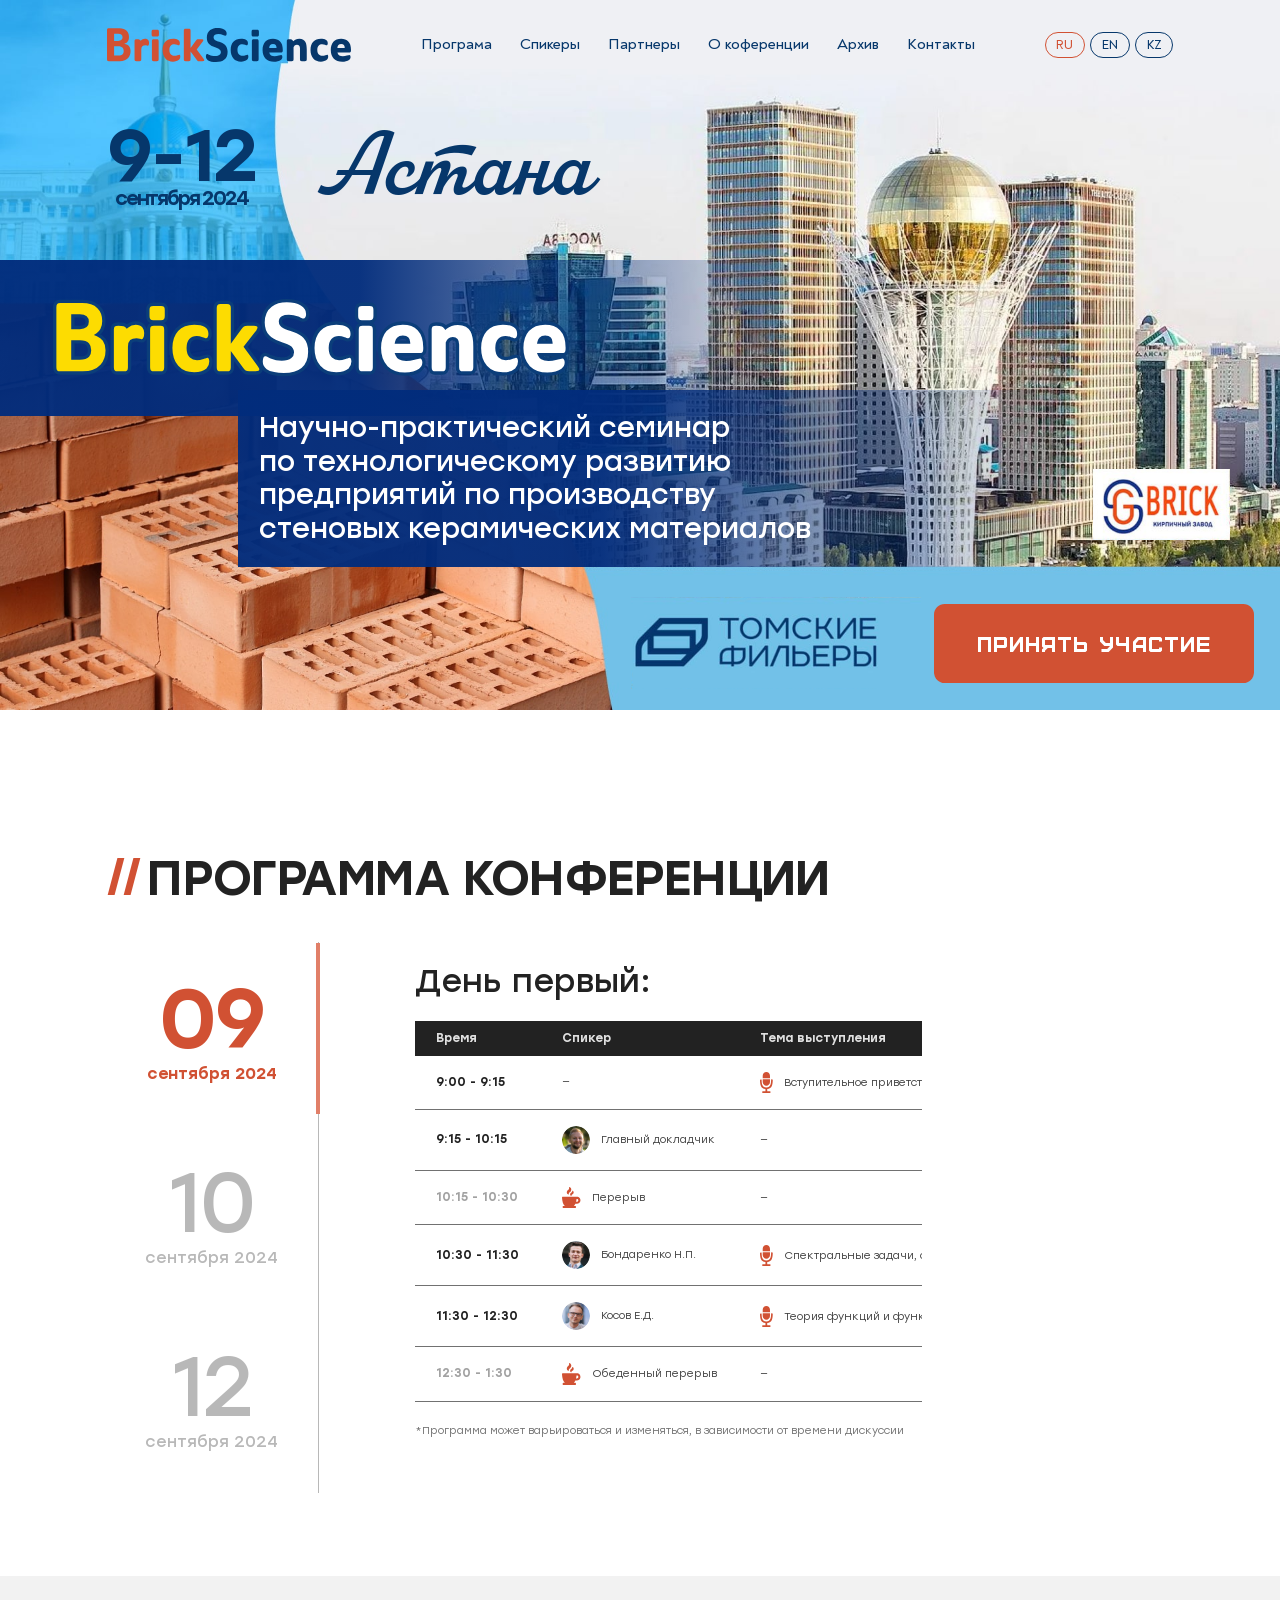
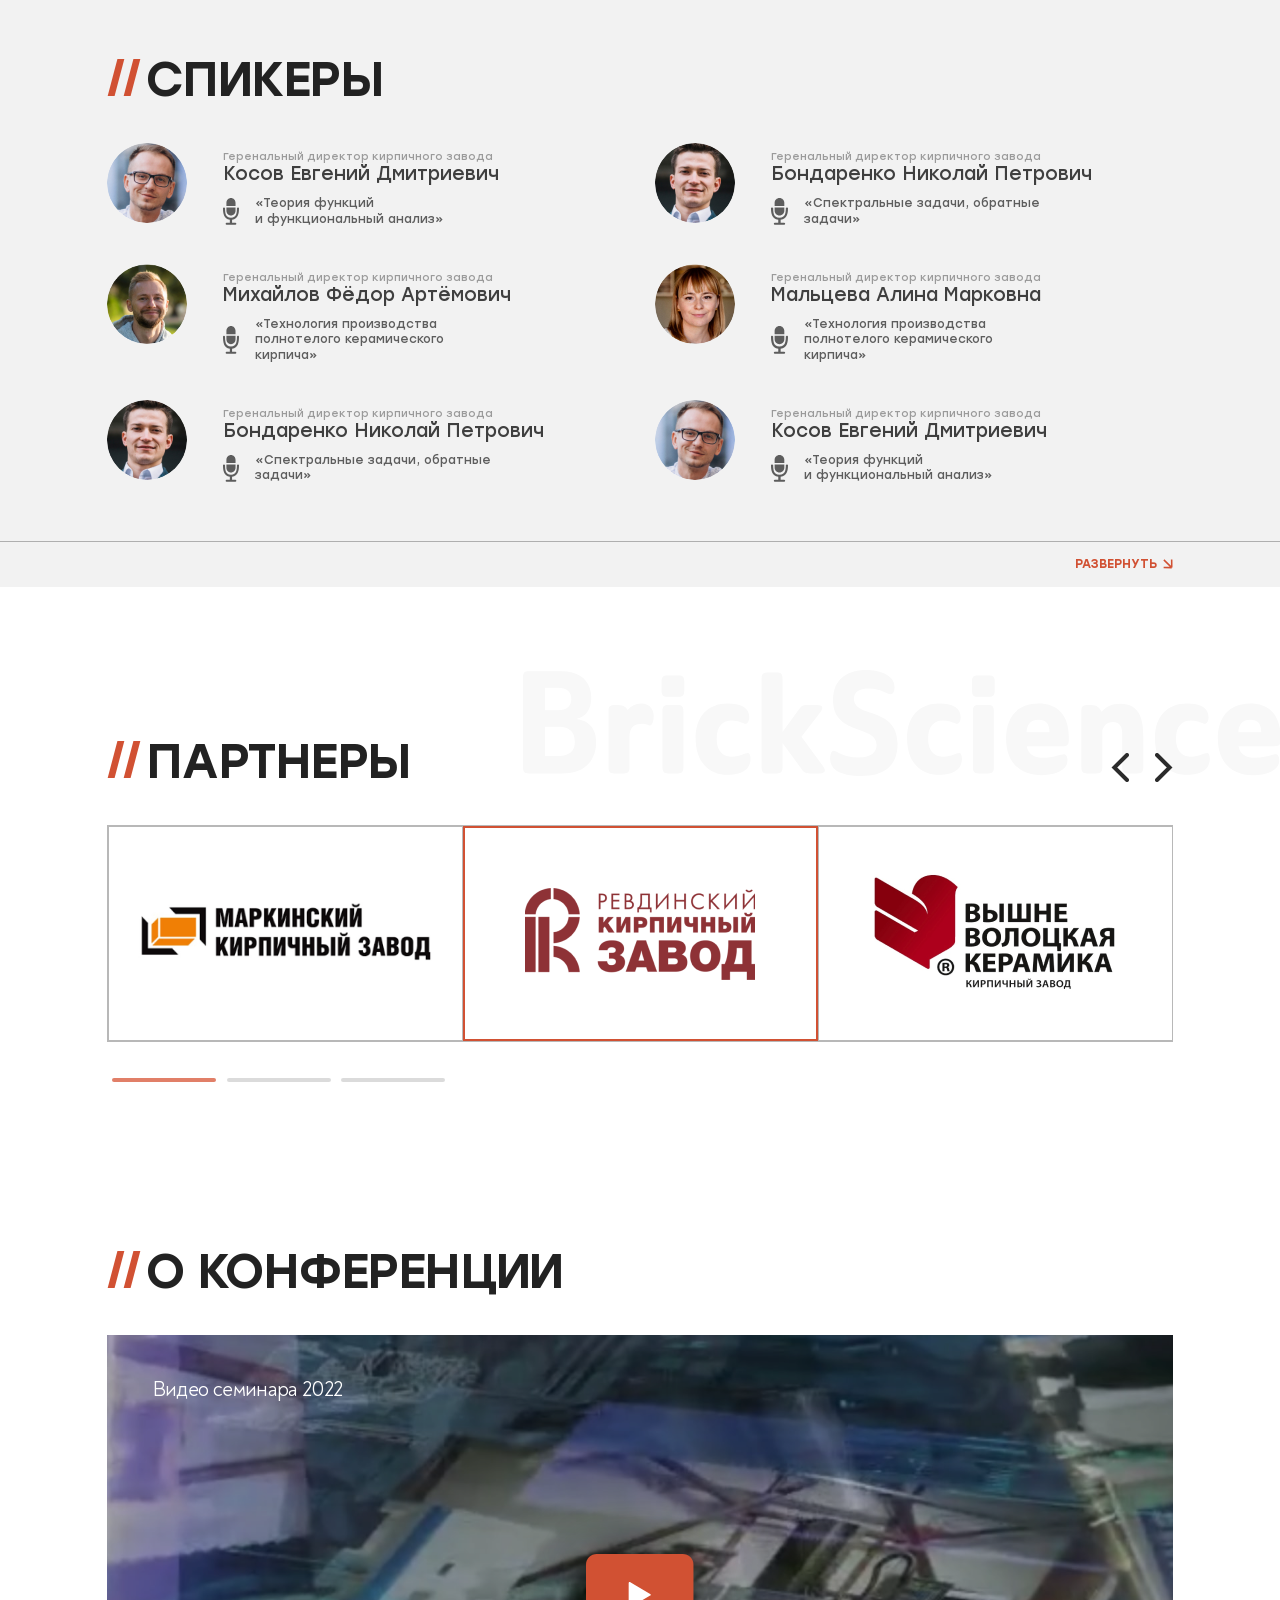
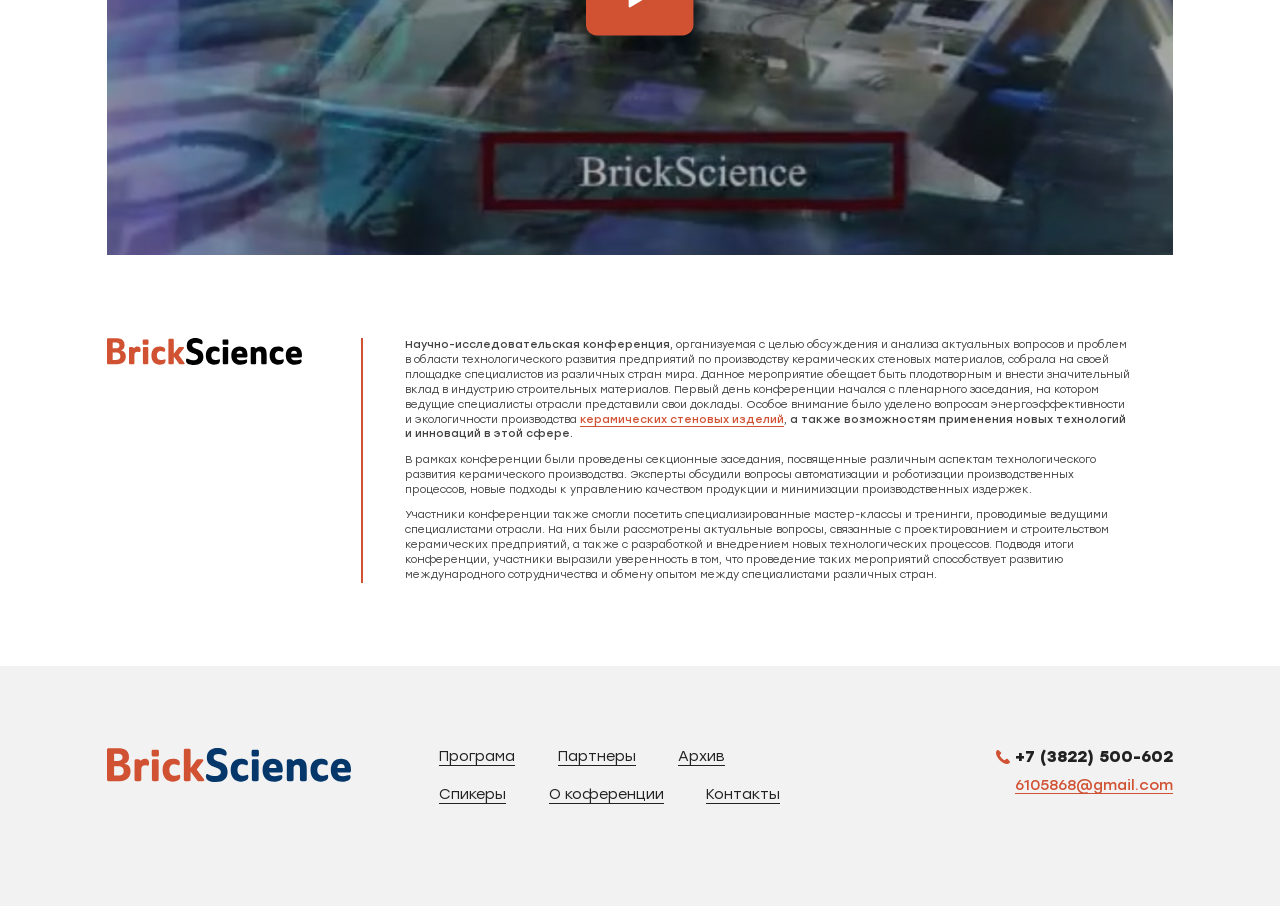
<file: index.html>
<!DOCTYPE html>
<!--[if lt IE 7]><html lang="ru" class="lt-ie9 lt-ie8 lt-ie7"><![endif]-->
<!--[if IE 7]><html lang="ru" class="lt-ie9 lt-ie8"><![endif]-->
<!--[if IE 8]><html lang="ru" class="lt-ie9"><![endif]-->
<!--[if gt IE 8]><!-->
<html lang="ru">
<!--<![endif]-->
<head>
	<meta charset="utf-8" />
	<title>Заголовок</title>
	<meta http-equiv="X-UA-Compatible" content="IE=edge" />
	<meta name="viewport" content="width=device-width, initial-scale=1.0" />
	<meta name="format-detection" content="telephone=no" />
	<link rel="shortcut icon" href="favicon.png" />
	<link rel="stylesheet" href="libs/bootstrap/bootstrap-grid.css" />
	<link rel="stylesheet" href="libs/fontawesome-free-5.12.0-web/css/all.min.css" />
	<link rel="stylesheet" href="libs/fancybox-master/dist/jquery.fancybox.min.css" />
	<link rel="stylesheet" href="libs/slick-1.5.9/slick/slick.css" />
	<link rel="stylesheet" href="libs/slick-1.5.9/slick/slick-theme.css" />
	<link rel="stylesheet" href="libs/vanillajs-datepicker-master/dist/css/datepicker.min.css">
	<link rel="stylesheet" href="css/fonts.css" />
	<link rel="stylesheet" href="css/main.css?ver=1.4" />
	<link rel="stylesheet" href="css/media.css?ver=1.4" />
</head>
<body>

	<div class="wrapper">

		<header class="header default">
			<div class="container">
				<div class="header__wrapper">
					<a href="#" class="logo">
						<img src="img/logo.svg" alt="alt">
					</a>
					<ul class="menu">
						<li><a href="#">Програма</a></li>
						<li><a href="#">Спикеры</a></li>
						<li><a href="#">Партнеры</a></li>
						<li><a href="#">О коференции</a></li>
						<li><a href="#">Архив</a></li>
						<li><a href="#">Контакты</a></li>
					</ul>
					<ul class="list-languages">
						<li class="active"><a href="#">ru</a></li>
						<li><a href="#">en</a></li>
						<li><a href="#">kz</a></li>
					</ul>
					<span class='sandwich'>
						<span class='sw-topper'></span>
						<span class='sw-bottom'></span>
						<span class='sw-footer'></span>
					</span>
				</div>
			</div>
			<div class="menu-mobile">
				<ul class="menu">
					<li><a href="#">Програма</a></li>
					<li><a href="#">Спикеры</a></li>
					<li><a href="#">Партнеры</a></li>
					<li><a href="#">О коференции</a></li>
					<li><a href="#">Архив</a></li>
					<li><a href="#">Контакты</a></li>
				</ul>
				<ul class="list-languages">
					<li class="active"><a href="#">ru</a></li>
					<li><a href="#">en</a></li>
					<li><a href="#">kz</a></li>
				</ul>
			</div>
			<div class="menu-overlay"></div>
		</header>

		<section class="billbord">
			<div class="container">
				<div class="billbord__head">
					<div class="billbord__date">9-12 <span>сентября 2024</span></div>
					<h1 class="billbord__name">Астана</h1>
				</div>
				<div class="billbord__logo">
					<img src="img/logo_big.svg" alt="alt">
				</div>
				<div class="billbord__info">Научно-практический семинар <br>по технологическому развитию предприятий по производству стеновых керамических материалов</div>
				<div class="billbord__bottom">
					<div class="billbord__icon">
						<img src="img/logo_billbord.png" alt="alt">
					</div>
					<a href="#" class="btn-main">Принять участие</a>
				</div>
				<div class="billbord__img">
					<img src="img/logo_min.png" alt="alt">
				</div>
			</div>
		</section>

		<section class="program">
			<div class="container">
				<h2 class="title-section">программа конференции</h2>
				<div class="row">
					<div class="col-md-3">
						<div class="wrap-nav">
							<ul class="slider-nav-program">
								<li>
									<div class="item-data">09 <span>сентября 2024</span></div>
								</li>
								<li>
									<div class="item-data">10 <span>сентября 2024</span></div>
								</li>
								<li>
									<div class="item-data">12 <span>сентября 2024</span></div>
								</li>
								<li>
									<div class="item-data">14 <span>сентября 2024</span></div>
								</li>
								<li>
									<div class="item-data">16 <span>сентября 2024</span></div>
								</li>
							</ul>
						</div>
					</div>
					<div class="col-md-9">
						<ul class="slider-for-program">
							<li>
								<div class="item-program">
									<div class="title-main">День первый:</div>
									<div class="table-wrap">
										<table>
											<thead>
												<tr>
													<th>Время</th>
													<th>Спикер</th>
													<th>Тема выступления</th>
												</tr>
											</thead>
											<tbody>
												<tr>
													<td>9:00 - 9:15</td>
													<td>—</td>
													<td><img src="img/ic_td1.svg" alt="alt">Вступительное приветствие</td>
												</tr>
												<tr>
													<td>9:15 - 10:15</td>
													<td><div class="image-td"><img src="img/img_td1.jpg" alt="alt"></div>Главный докладчик</td>
													<td>—</td>
												</tr>
												<tr>
													<td class="disabled-td">10:15 - 10:30</td>
													<td><img src="img/ic_td2.svg" alt="alt">Перерыв</td>
													<td>—</td>
												</tr>
												<tr>
													<td>10:30 - 11:30</td>
													<td><div class="image-td"><img src="img/img_td2.jpg" alt="alt"></div>Бондаренко Н.П.</td>
													<td><img src="img/ic_td1.svg" alt="alt">Спектральные задачи, обратные задачи</td>
												</tr>
												<tr>
													<td>11:30 - 12:30</td>
													<td><div class="image-td"><img src="img/img_td3.jpg" alt="alt"></div>Косов Е.Д.</td>
													<td><img src="img/ic_td1.svg" alt="alt">Теория функций и функциональный анализ</td>
												</tr>
												<tr>
													<td class="disabled-td">12:30 - 1:30</td>
													<td><img src="img/ic_td2.svg" alt="alt">Обеденный перерыв</td>
													<td>—</td>
												</tr>
											</tbody>
										</table>
									</div>
									<div class="descr-table">*Программа может варьироваться и изменяться, в зависимости от времени дискуссии </div>
								</div>
							</li>
							<li>
								<div class="item-program">
									<div class="title-main">День первый:</div>
									<div class="table-wrap">
										<table>
											<thead>
												<tr>
													<th>Время</th>
													<th>Спикер</th>
													<th>Тема выступления</th>
												</tr>
											</thead>
											<tbody>
												<tr>
													<td>9:00 - 9:15</td>
													<td>—</td>
													<td><img src="img/ic_td1.svg" alt="alt">Вступительное приветствие</td>
												</tr>
												<tr>
													<td>9:15 - 10:15</td>
													<td><div class="image-td"><img src="img/img_td1.jpg" alt="alt"></div>Главный докладчик</td>
													<td>—</td>
												</tr>
												<tr>
													<td class="disabled-td">10:15 - 10:30</td>
													<td><img src="img/ic_td2.svg" alt="alt">Перерыв</td>
													<td>—</td>
												</tr>
												<tr>
													<td>10:30 - 11:30</td>
													<td><div class="image-td"><img src="img/img_td2.jpg" alt="alt"></div>Бондаренко Н.П.</td>
													<td><img src="img/ic_td1.svg" alt="alt">Спектральные задачи, обратные задачи</td>
												</tr>
												<tr>
													<td>11:30 - 12:30</td>
													<td><div class="image-td"><img src="img/img_td3.jpg" alt="alt"></div>Косов Е.Д.</td>
													<td><img src="img/ic_td1.svg" alt="alt">Теория функций и функциональный анализ</td>
												</tr>
												<tr>
													<td class="disabled-td">12:30 - 1:30</td>
													<td><img src="img/ic_td2.svg" alt="alt">Обеденный перерыв</td>
													<td>—</td>
												</tr>
											</tbody>
										</table>
									</div>
									<div class="descr-table">*Программа может варьироваться и изменяться, в зависимости от времени дискуссии </div>
								</div>
							</li>
							<li>
								<div class="item-program">
									<div class="title-main">День первый:</div>
									<div class="table-wrap">
										<table>
											<thead>
												<tr>
													<th>Время</th>
													<th>Спикер</th>
													<th>Тема выступления</th>
												</tr>
											</thead>
											<tbody>
												<tr>
													<td>9:00 - 9:15</td>
													<td>—</td>
													<td><img src="img/ic_td1.svg" alt="alt">Вступительное приветствие</td>
												</tr>
												<tr>
													<td>9:15 - 10:15</td>
													<td><div class="image-td"><img src="img/img_td1.jpg" alt="alt"></div>Главный докладчик</td>
													<td>—</td>
												</tr>
												<tr>
													<td class="disabled-td">10:15 - 10:30</td>
													<td><img src="img/ic_td2.svg" alt="alt">Перерыв</td>
													<td>—</td>
												</tr>
												<tr>
													<td>10:30 - 11:30</td>
													<td><div class="image-td"><img src="img/img_td2.jpg" alt="alt"></div>Бондаренко Н.П.</td>
													<td><img src="img/ic_td1.svg" alt="alt">Спектральные задачи, обратные задачи</td>
												</tr>
												<tr>
													<td>11:30 - 12:30</td>
													<td><div class="image-td"><img src="img/img_td3.jpg" alt="alt"></div>Косов Е.Д.</td>
													<td><img src="img/ic_td1.svg" alt="alt">Теория функций и функциональный анализ</td>
												</tr>
												<tr>
													<td class="disabled-td">12:30 - 1:30</td>
													<td><img src="img/ic_td2.svg" alt="alt">Обеденный перерыв</td>
													<td>—</td>
												</tr>
											</tbody>
										</table>
									</div>
									<div class="descr-table">*Программа может варьироваться и изменяться, в зависимости от времени дискуссии </div>
								</div>
							</li>
							<li>
								<div class="item-program">
									<div class="title-main">День первый:</div>
									<div class="table-wrap">
										<table>
											<thead>
												<tr>
													<th>Время</th>
													<th>Спикер</th>
													<th>Тема выступления</th>
												</tr>
											</thead>
											<tbody>
												<tr>
													<td>9:00 - 9:15</td>
													<td>—</td>
													<td><img src="img/ic_td1.svg" alt="alt">Вступительное приветствие</td>
												</tr>
												<tr>
													<td>9:15 - 10:15</td>
													<td><div class="image-td"><img src="img/img_td1.jpg" alt="alt"></div>Главный докладчик</td>
													<td>—</td>
												</tr>
												<tr>
													<td class="disabled-td">10:15 - 10:30</td>
													<td><img src="img/ic_td2.svg" alt="alt">Перерыв</td>
													<td>—</td>
												</tr>
												<tr>
													<td>10:30 - 11:30</td>
													<td><div class="image-td"><img src="img/img_td2.jpg" alt="alt"></div>Бондаренко Н.П.</td>
													<td><img src="img/ic_td1.svg" alt="alt">Спектральные задачи, обратные задачи</td>
												</tr>
												<tr>
													<td>11:30 - 12:30</td>
													<td><div class="image-td"><img src="img/img_td3.jpg" alt="alt"></div>Косов Е.Д.</td>
													<td><img src="img/ic_td1.svg" alt="alt">Теория функций и функциональный анализ</td>
												</tr>
												<tr>
													<td class="disabled-td">12:30 - 1:30</td>
													<td><img src="img/ic_td2.svg" alt="alt">Обеденный перерыв</td>
													<td>—</td>
												</tr>
											</tbody>
										</table>
									</div>
									<div class="descr-table">*Программа может варьироваться и изменяться, в зависимости от времени дискуссии </div>
								</div>
							</li>
							<li>
								<div class="item-program">
									<div class="title-main">День первый:</div>
									<div class="table-wrap">
										<table>
											<thead>
												<tr>
													<th>Время</th>
													<th>Спикер</th>
													<th>Тема выступления</th>
												</tr>
											</thead>
											<tbody>
												<tr>
													<td>9:00 - 9:15</td>
													<td>—</td>
													<td><img src="img/ic_td1.svg" alt="alt">Вступительное приветствие</td>
												</tr>
												<tr>
													<td>9:15 - 10:15</td>
													<td><div class="image-td"><img src="img/img_td1.jpg" alt="alt"></div>Главный докладчик</td>
													<td>—</td>
												</tr>
												<tr>
													<td class="disabled-td">10:15 - 10:30</td>
													<td><img src="img/ic_td2.svg" alt="alt">Перерыв</td>
													<td>—</td>
												</tr>
												<tr>
													<td>10:30 - 11:30</td>
													<td><div class="image-td"><img src="img/img_td2.jpg" alt="alt"></div>Бондаренко Н.П.</td>
													<td><img src="img/ic_td1.svg" alt="alt">Спектральные задачи, обратные задачи</td>
												</tr>
												<tr>
													<td>11:30 - 12:30</td>
													<td><div class="image-td"><img src="img/img_td3.jpg" alt="alt"></div>Косов Е.Д.</td>
													<td><img src="img/ic_td1.svg" alt="alt">Теория функций и функциональный анализ</td>
												</tr>
												<tr>
													<td class="disabled-td">12:30 - 1:30</td>
													<td><img src="img/ic_td2.svg" alt="alt">Обеденный перерыв</td>
													<td>—</td>
												</tr>
											</tbody>
										</table>
									</div>
									<div class="descr-table">*Программа может варьироваться и изменяться, в зависимости от времени дискуссии </div>
								</div>
							</li>
						</ul>
					</div>
				</div>
			</div>
		</section>

		<section class="speakers">
			<div class="container">
				<h2 class="title-section">СПИКЕРЫ</h2>
				<div class="row">
					<div class="col-md-6">
						<div class="item-speaker">
							<div class="item-speaker__image">
								<img src="img/speaker1.jpg" alt="alt">
							</div>
							<div class="item-speaker__content">
								<div class="item-speaker__descr">Геренальный директор кирпичного завода</div>
								<div class="item-speaker__title">Косов Евгений Дмитриевич</div>
								<div class="item-speaker__info"><img src="img/ic_speaker.svg" alt="alt">«Теория функций <br>и функциональный анализ»</div>
							</div>
						</div>
					</div>
					<div class="col-md-6">
						<div class="item-speaker">
							<div class="item-speaker__image">
								<img src="img/speaker2.jpg" alt="alt">
							</div>
							<div class="item-speaker__content">
								<div class="item-speaker__descr">Геренальный директор кирпичного завода</div>
								<div class="item-speaker__title">Бондаренко Николай Петрович</div>
								<div class="item-speaker__info"><img src="img/ic_speaker.svg" alt="alt">«Спектральные задачи, обратные задачи»</div>
							</div>
						</div>
					</div>
					<div class="col-md-6">
						<div class="item-speaker">
							<div class="item-speaker__image">
								<img src="img/speaker3.jpg" alt="alt">
							</div>
							<div class="item-speaker__content">
								<div class="item-speaker__descr">Геренальный директор кирпичного завода</div>
								<div class="item-speaker__title">Михайлов Фёдор Артёмович</div>
								<div class="item-speaker__info"><img src="img/ic_speaker.svg" alt="alt">«Технология производства полнотелого керамического кирпича»</div>
							</div>
						</div>
					</div>
					<div class="col-md-6">
						<div class="item-speaker">
							<div class="item-speaker__image">
								<img src="img/speaker4.jpg" alt="alt">
							</div>
							<div class="item-speaker__content">
								<div class="item-speaker__descr">Геренальный директор кирпичного завода</div>
								<div class="item-speaker__title">Мальцева Алина Марковна</div>
								<div class="item-speaker__info"><img src="img/ic_speaker.svg" alt="alt">«Технология производства полнотелого керамического кирпича»</div>
							</div>
						</div>
					</div>
					<div class="col-md-6">
						<div class="item-speaker">
							<div class="item-speaker__image">
								<img src="img/speaker2.jpg" alt="alt">
							</div>
							<div class="item-speaker__content">
								<div class="item-speaker__descr">Геренальный директор кирпичного завода</div>
								<div class="item-speaker__title">Бондаренко Николай Петрович</div>
								<div class="item-speaker__info"><img src="img/ic_speaker.svg" alt="alt">«Спектральные задачи, обратные задачи»</div>
							</div>
						</div>
					</div>
					<div class="col-md-6">
						<div class="item-speaker">
							<div class="item-speaker__image">
								<img src="img/speaker1.jpg" alt="alt">
							</div>
							<div class="item-speaker__content">
								<div class="item-speaker__descr">Геренальный директор кирпичного завода</div>
								<div class="item-speaker__title">Косов Евгений Дмитриевич</div>
								<div class="item-speaker__info"><img src="img/ic_speaker.svg" alt="alt">«Теория функций <br>и функциональный анализ»</div>
							</div>
						</div>
					</div>
				</div>
			</div>
			<div class="bottom-button">
				<div class="container">
					<a href="#" class="btn-more">Развернуть <img src="img/link.svg" alt="alt"></a>
				</div>
			</div>
		</section>

		<section class="partners">
			<div class="container">
				<h2 class="title-section">партнеры</h2>
				<ul class="slider-partners">
					<li>
						<div class="item-partner">
							<img src="img/partner1.png" alt="alt">
						</div>
					</li>
					<li>
						<div class="item-partner">
							<img src="img/partner2.png" alt="alt">
						</div>
					</li>
					<li>
						<div class="item-partner">
							<img src="img/partner3.png" alt="alt">
						</div>
					</li>
					<li>
						<div class="item-partner">
							<img src="img/partner1.png" alt="alt">
						</div>
					</li>
					<li>
						<div class="item-partner">
							<img src="img/partner2.png" alt="alt">
						</div>
					</li>
					<li>
						<div class="item-partner">
							<img src="img/partner3.png" alt="alt">
						</div>
					</li>
					<li>
						<div class="item-partner">
							<img src="img/partner1.png" alt="alt">
						</div>
					</li>
					<li>
						<div class="item-partner">
							<img src="img/partner2.png" alt="alt">
						</div>
					</li>
					<li>
						<div class="item-partner">
							<img src="img/partner3.png" alt="alt">
						</div>
					</li>
				</ul>
			</div>
		</section>

		<section class="about">
			<div class="container">
				<h2 class="title-section">о конференции</h2>
				<div class="video-main">
					<div class="video-main__title">Видео семинара 2022 </div>
					<img src="img/video1.jpg" alt="alt">
					<iframe width="560" height="315" src="https://www.youtube.com/embed/bTqVqk7FSmY?si=MZkNi3_tZo5AEGob" title="YouTube video player" frameborder="0" allow="accelerometer; autoplay; clipboard-write; encrypted-media; gyroscope; picture-in-picture; web-share" referrerpolicy="strict-origin-when-cross-origin" allowfullscreen></iframe>
				</div>
				<div class="row">
					<div class="col-md-3">
						<div class="about__logo">
							<img src="img/logo_about.svg" alt="alt">
						</div>
					</div>
					<div class="col-md-9">
						<div class="about__text">
							<p><strong>Научно-исследовательская конференция,</strong> организуемая с целью обсуждения и анализа актуальных вопросов и проблем в области технологического развития предприятий по производству керамических стеновых материалов, собрала на своей площадке специалистов из различных стран мира. Данное мероприятие обещает быть плодотворным и внести значительный вклад в индустрию строительных материалов. Первый день конференции начался с пленарного заседания, на котором ведущие специалисты отрасли представили свои доклады. Особое внимание было уделено вопросам энергоэффективности и экологичности производства <a href="#">керамических стеновых изделий</a>, <strong>а также возможностям применения новых технологий и инноваций в этой сфере.</strong></p>
							<p>В рамках конференции были проведены секционные заседания, посвященные различным аспектам технологического развития керамического производства. Эксперты обсудили вопросы автоматизации и роботизации производственных процессов, новые подходы к управлению качеством продукции и минимизации производственных издержек.</p>
							<p>Участники конференции также смогли посетить специализированные мастер-классы и тренинги, проводимые ведущими специалистами отрасли. На них были рассмотрены актуальные вопросы, связанные с проектированием и строительством керамических предприятий, а также с разработкой и внедрением новых технологических процессов. Подводя итоги конференции, участники выразили уверенность в том, что проведение таких мероприятий способствует развитию международного сотрудничества и обмену опытом между специалистами различных стран.</p>
						</div>
					</div>
				</div>
			</div>
		</section>

		<footer class="footer">
			<div class="container">
				<div class="row">
					<div class="col-md-4">
						<a href="#" class="footer__logo">
							<img src="img/logo_footer.svg" alt="alt">
						</a>
					</div>
					<div class="col-md-5">
						<ul class="footer__nav">
							<li><a href="#">Програма</a></li>
							<li><a href="#">Партнеры</a></li>
							<li><a href="#">Архив</a></li>
							<li><a href="#">Спикеры</a></li>
							<li><a href="#">О коференции</a></li>
							<li><a href="#">Контакты</a></li>
						</ul>
					</div>
					<div class="col-md-3">
						<div class="footer__contacts">
							<a href="tel:+73822500602" class="phone-main"><img src="img/tel.svg" alt="alt">+7 (3822) 500-602</a>
							<a href="mailto:6105868@gmail.com" class="mail-main">6105868@gmail.com</a>
						</div>
					</div>
				</div>
			</div>
		</footer>
		
	</div>

	<!--[if lt IE 9]>
	<script src="libs/html5shiv/es5-shim.min.js"></script>
	<script src="libs/html5shiv/html5shiv.min.js"></script>
	<script src="libs/html5shiv/html5shiv-printshiv.min.js"></script>
	<script src="libs/respond/respond.min.js"></script>
	<![endif]-->
	<script src="libs/jquery/jquery-3.6.0.min.js"></script>
	<script src="libs/jquery-mousewheel/jquery.mousewheel.min.js"></script>
	<script src="libs/fancybox-master/dist/jquery.fancybox.min.js"></script>
	<script src="libs/slick-1.5.9/slick/slick.min.js"></script>
	<script src="libs/scroll2id/PageScroll2id.min.js"></script>
	<script src="libs/mask/jquery.maskedinput.js"></script>
	<script src="libs/vanillajs-datepicker-master/dist/js/datepicker-full.min.js"></script>
	<script src="libs/vanillajs-datepicker-master/dist/js/locales/ru.js"></script>
	<script src="libs/jQueryFormStyler-master/jquery.formstyler.min.js"></script>
	<script src="js/common.js?ver=1.4"></script>
	<!-- Yandex.Metrika counter --><!-- /Yandex.Metrika counter -->
	<!-- Google Analytics counter --><!-- /Google Analytics counter -->
</body>
</html>
</file>
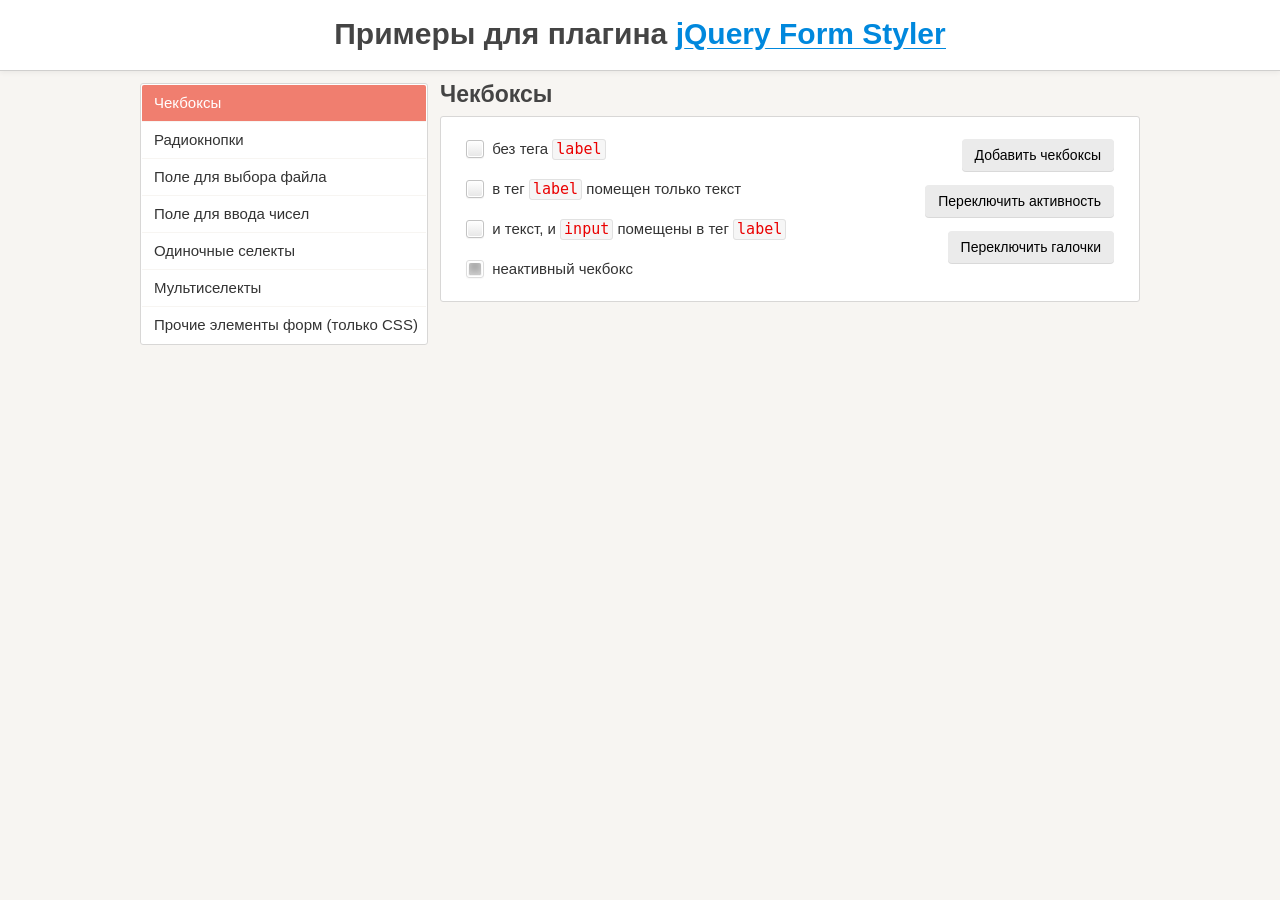
<file: libs/jQueryFormStyler-master/demo/index.html>
<!DOCTYPE html>
<html>
<head>
	<meta charset="utf-8" />
	<meta name="viewport" content="width=device-width, initial-scale=1.0" />
	<title>Примеры для плагина jQuery Form Styler</title>
	<link href="demo.css" rel="stylesheet" />
	<link href="../jquery.formstyler.css" rel="stylesheet" />
	<script src="http://ajax.googleapis.com/ajax/libs/jquery/1.11.3/jquery.min.js"></script>
	<script src="../jquery.formstyler.js"></script>
	<script>
		(function($) {
		$(function() {
			$('input, select').styler({
				selectSearch: true
			});
		});
		})(jQuery);
	</script>
	<script src="demo.js"></script>
</head>

<body>

<h1>Примеры для плагина <a href="http://dimox.name/jquery-form-styler/">jQuery Form Styler</a></h1>

<form method="post">
<div class="wrapper">

	<ul class="menu">
		<li class="current" data-hash="checkbox">Чекбоксы</li>
		<li data-hash="radio">Радиокнопки</li>
		<li data-hash="file">Поле для выбора файла</li>
		<li data-hash="number">Поле для ввода чисел</li>
		<li data-hash="select">Одиночные селекты</li>
		<li data-hash="multiselect">Мультиселекты</li>
		<li data-hash="css">Прочие элементы форм (только CSS)</li>
	</ul>

	<div class="content">

		<div class="box visible">
			<h2>Чекбоксы</h2>

			<div class="section lh">
				<div class="buttons">
					<button type="submit" class="button  add-checkbox">Добавить чекбоксы</button>
					<button type="submit" class="button  disable-input">Переключить активность</button>
					<button type="submit" class="button  check">Переключить галочки</button>
				</div>
				<input type="checkbox" /> без тега <code>label</code><br />
				<span id="r"><input type="checkbox" id="checkbox1" /></span> <label for="checkbox1"> в тег <code>label</code> помещен только текст</label><br />
				<label><input type="checkbox" /> и текст, и <code>input</code> помещены в тег <code>label</code></label><br />
				<label><input type="checkbox" disabled checked /> неактивный чекбокс</label>
			</div><!-- .section -->
		</div><!-- .box -->

		<div class="box">
			<h2>Радиокнопки</h2>

			<div class="section lh">
				<div class="buttons">
					<button type="submit" class="button  add-radio">Добавить радиокнопки</button>
					<button type="submit" class="button  disable-input">Переключить активность</button>
				</div>
				<input type="radio" name="radio" /> без тега <code>label</code><br />
				<input type="radio" name="radio" id="radio1" /> <label for="radio1"> в тег <code>label</code> помещен только текст</label><br />
				<label><input type="radio" name="radio" /> и текст, и <code>input</code> помещены в тег <code>label</code></label><br />
				<label><input type="radio" name="radio" disabled /> неактивная радиокнопка</label>
			</div><!-- .section -->
		</div><!-- .box -->

		<div class="box">
			<h2>Поле для выбора файла</h2>

			<div class="section">
				<div class="buttons">
					<button type="submit" class="button  add-file">Добавить поле</button>
					<button type="submit" class="button  disable-input">Переключить активность</button>
				</div>
				<input type="file" />
			</div><!-- .section -->
		</div><!-- .box -->

		<div class="box">
			<h2>Поле для ввода чисел</h2>

			<div class="section">
				<div class="buttons">
					<button type="submit" class="button  add-number">Добавить поле</button>
					<button type="submit" class="button  disable-input">Переключить активность</button>
				</div>
				<p>Поле без атрибутов.</p>
				<input type="number" />
			</div><!-- .section -->

			<div class="section">
				<p>Поле с атрибутами <code>min="0" max="100" step="5"</code>.</p>
				<input type="number" min="0" max="100" step="5" />
			</div><!-- .section -->

			<div class="section  number-plus-minus">
			<p>Другой вид переключателей.</p>
				<input type="number" />
			</div><!-- .section -->
		</div><!-- .box -->

		<div class="box">

			<h2>Одиночные селекты</h2>

			<p style="color: #43C617">По умолчанию ширина селекта на этой странице установлена 250 пикселей.</p>

			<div class="section">
				<div class="buttons">
					<button type="submit" class="button  add-select">Добавить селект</button>
					<button type="submit" class="button  add-options">Добавить пункты в список</button>
					<button type="submit" class="button  disable-select">Переключить активность селекта</button>
					<button type="submit" class="button  disable-options">Переключить активность пунктов</button>
				</div>
				<p><strong>Простой селект</strong> с несколькими пунктами, <br />один из них неактивный.</p>
				<select>
					<option>-- Выберите --</option>
					<option>Пункт 1</option>
					<option>Пункт 2</option>
					<option disabled>Пункт 3</option>
					<option>Пункт 4</option>
					<option>Пункт 5</option>
				</select>
			</div><!-- .section -->

			<div class="section">

				<p>Селект <strong>без заданной ширины</strong>, имеющий пункт <strong>с длинным текстом</strong>.</p>
				<select class="width-auto">
					<option>-- Выберите --</option>
					<option>Пункт 1</option>
					<option>Пункт 2</option>
					<option>Какой-то пункт с очень-очень-очень длинным-длинным-длинным текстом</option>
					<option>Пункт 4</option>
					<option>Пункт 5</option>
				</select>

				<br /><br />

				<p>Селект <strong>с шириной 200 пикселей</strong>, имеющий пункт <strong>с длинным текстом</strong>.</p>
				<select class="width-200">
					<option>-- Выберите --</option>
					<option>Пункт 1</option>
					<option>Пункт 2</option>
					<option>Какой-то пункт с очень-очень-очень длинным-длинным-длинным текстом</option>
					<option>Пункт 4</option>
					<option>Пункт 5</option>
				</select>

			</div><!-- .section -->

			<div class="section">

				<div class="sec maxheight">
					<p>Выпадающий список этого селекта <br /><strong>органичен по высоте</strong>.</p>
					<select>
						<option>-- Выберите --</option>
						<option>Пункт 1</option>
						<option>Пункт 2</option>
						<option>Пункт 3</option>
						<option>Пункт 4</option>
						<option>Пункт 5</option>
						<option>Пункт 6</option>
						<option>Пункт 7</option>
						<option>Пункт 8</option>
						<option>Пункт 9</option>
						<option>Пункт 10</option>
						<option>Пункт 11</option>
						<option>Пункт 12</option>
						<option>Пункт 13</option>
						<option>Пункт 14</option>
						<option>Пункт 15</option>
						<option>Пункт 16</option>
						<option>Пункт 17</option>
						<option>Пункт 18</option>
						<option>Пункт 19</option>
						<option>Пункт 20</option>
						<option>Пункт 21</option>
						<option>Пункт 22</option>
						<option>Пункт 23</option>
						<option>Пункт 24</option>
						<option>Пункт 25</option>
						<option>Пункт 26</option>
						<option>Пункт 27</option>
						<option>Пункт 28</option>
						<option>Пункт 29</option>
						<option>Пункт 30</option>
					</select>
				</div><!-- .sec -->

				<div class="sec">
					<p>Селект <strong>с длинным списком</strong>, не ограниченным максимальной высотой.</p>
					<select>
						<option>-- Выберите --</option>
						<option>Пункт 1</option>
						<option>Пункт 2</option>
						<option>Пункт 3</option>
						<option>Пункт 4</option>
						<option>Пункт 5</option>
						<option>Пункт 6</option>
						<option>Пункт 7</option>
						<option>Пункт 8</option>
						<option>Пункт 9</option>
						<option>Пункт 10</option>
						<option>Пункт 11</option>
						<option>Пункт 12</option>
						<option>Пункт 13</option>
						<option>Пункт 14</option>
						<option>Пункт 15</option>
						<option>Пункт 16</option>
						<option>Пункт 17</option>
						<option>Пункт 18</option>
						<option>Пункт 19</option>
						<option>Пункт 20</option>
						<option>Пункт 21</option>
						<option>Пункт 22</option>
						<option>Пункт 23</option>
						<option>Пункт 24</option>
						<option>Пункт 25</option>
						<option>Пункт 26</option>
						<option>Пункт 27</option>
						<option>Пункт 28</option>
						<option>Пункт 29</option>
						<option>Пункт 30</option>
						<option>Пункт 31</option>
						<option>Пункт 32</option>
						<option>Пункт 33</option>
						<option>Пункт 34</option>
						<option>Пункт 35</option>
						<option>Пункт 36</option>
						<option>Пункт 37</option>
						<option>Пункт 38</option>
						<option>Пункт 39</option>
						<option>Пункт 40</option>
						<option>Пункт 41</option>
						<option>Пункт 42</option>
						<option>Пункт 43</option>
						<option>Пункт 44</option>
						<option>Пункт 45</option>
						<option>Пункт 46</option>
						<option>Пункт 47</option>
						<option>Пункт 48</option>
						<option>Пункт 49</option>
						<option>Пункт 50</option>
						<option>Пункт 51</option>
						<option>Пункт 52</option>
						<option>Пункт 53</option>
						<option>Пункт 54</option>
						<option>Пункт 55</option>
						<option>Пункт 56</option>
						<option>Пункт 57</option>
						<option>Пункт 58</option>
						<option>Пункт 59</option>
						<option>Пункт 60</option>
						<option>Пункт 61</option>
						<option>Пункт 62</option>
						<option>Пункт 63</option>
						<option>Пункт 64</option>
						<option>Пункт 65</option>
						<option>Пункт 66</option>
						<option>Пункт 67</option>
						<option>Пункт 68</option>
						<option>Пункт 69</option>
						<option>Пункт 70</option>
						<option>Пункт 71</option>
						<option>Пункт 72</option>
						<option>Пункт 73</option>
						<option>Пункт 74</option>
						<option>Пункт 75</option>
						<option>Пункт 76</option>
						<option>Пункт 77</option>
						<option>Пункт 78</option>
						<option>Пункт 79</option>
						<option>Пункт 80</option>
						<option>Пункт 81</option>
						<option>Пункт 82</option>
						<option>Пункт 83</option>
						<option>Пункт 84</option>
						<option>Пункт 85</option>
						<option>Пункт 86</option>
						<option>Пункт 87</option>
						<option>Пункт 88</option>
						<option>Пункт 89</option>
						<option>Пункт 90</option>
						<option>Пункт 91</option>
						<option>Пункт 92</option>
						<option>Пункт 93</option>
						<option>Пункт 94</option>
						<option>Пункт 95</option>
						<option>Пункт 96</option>
						<option>Пункт 97</option>
						<option>Пункт 98</option>
						<option>Пункт 99</option>
						<option>Пункт 100</option>
					</select>
				</div><!-- .sec -->

			</div><!-- .section -->

			<div class="section">

				<div class="sec">
					<p>Проверяем, правильное ли значение передается при изменении. У оригинального селекта прописано: <code>onchange="alert(this.value)"</code>.</p>
					<select onchange="alert(this.value)">
						<option>-- Выберите --</option>
						<option>Пункт 1</option>
						<option>Пункт 2</option>
						<option>Пункт 3</option>
						<option>Пункт 4</option>
						<option>Пункт 5</option>
					</select>
				</div><!-- .sec -->

				<div class="sec">
					<p>Селект <strong>с замещающим текстом</strong> (placeholder). Текст "-- Выберите --" задан не через тег <code>option</code>, а через атрибут <code>data-placeholder</code>.</p>
					<select data-placeholder="-- Выберите --">
						<option label="-"></option>
						<option>Пункт 1</option>
						<option>Пункт 2</option>
						<option>Пункт 3</option>
						<option>Пункт 4</option>
						<option>Пункт 5</option>
					</select>
				</div><!-- .sec -->

			</div><!-- .section -->

			<div class="section">

				<div class="sec">
					<p>Селект <strong>с группировкой пунктов</strong> <br />(используется тег <code>optgroup</code>), один из них неактивный.</p>
					<select>
						<option>-- Выберите --</option>
						<optgroup label="Группа 1">
							<option>Пункт 1.1</option>
							<option>Пункт 1.2</option>
							<option>Пункт 1.3</option>
						</optgroup>
						<optgroup label="Группа 2">
							<option>Пункт 2.1</option>
							<option disabled>Пункт 2.2</option>
							<option>Пункт 2.3</option>
						</optgroup>
					</select>
				</div><!-- .sec -->

				<div class="sec">
					<p>Селект с выделением групп <strong>разными цветами</strong> (указаны классы <code>.color1</code> и <code>.color2</code> для <code>optgroup</code>).</p>
					<select>
						<option>-- Выберите --</option>
						<optgroup label="Группа 1" class="color1">
							<option>Пункт 1.1</option>
							<option>Пункт 1.2</option>
							<option>Пункт 1.3</option>
						</optgroup>
						<optgroup label="Группа 2" class="color2">
							<option>Пункт 2.1</option>
							<option>Пункт 2.2</option>
							<option>Пункт 2.3</option>
						</optgroup>
					</select>
				</div><!-- .sec -->

			</div><!-- .section -->

			<div class="section">

				<div class="sec showChanged">
					<p>Показываем, что селект изменен, используя класс <code>.changed</code> (появляется зеленая обводка).</p>
					<select>
						<option>-- Выберите --</option>
						<option>Пункт 1</option>
						<option>Пункт 2</option>
						<option>Пункт 3</option>
						<option>Пункт 4</option>
						<option>Пункт 5</option>
					</select>
				</div><!-- .sec -->

				<div class="sec lang">
					<p>Класс, указаннный для <code>option</code>, передается свернутом селекту, благодаря чему мы в нем видим флаг.</p>
					<select>
						<option>-- Выберите язык --</option>
						<option class="lang-en">Английский</option>
						<option class="lang-es">Испанский</option>
						<option class="lang-de">Немецкий</option>
						<option class="lang-ru">Русский</option>
						<option class="lang-fr">Французский</option>
					</select>
				</div><!-- .sec -->

			</div><!-- .section -->

			<br /><br /><br /><br /><br /><br /><br /><br /><br /><br />

		</div><!-- .box -->

		<div class="box">

			<h2>Мультиселекты</h2>

			<div class="section">
				<div class="buttons">
					<button type="submit" class="button  add-select  multiple">Добавить селект</button>
					<button type="submit" class="button  add-options">Добавить пункты в список</button>
					<button type="submit" class="button  disable-select">Переключить активность селекта</button>
					<button type="submit" class="button  disable-options">Переключить активность пунктов</button>
				</div>
				<p><strong>Мультиселект</strong>, один из пунктов неактивный, <br />параметр <code>size</code> не указан.</p>
				<select multiple>
					<option>-- Выберите --</option>
					<option>Пункт 1</option>
					<option>Пункт 2</option>
					<option disabled>Пункт 3</option>
					<option>Пункт 4</option>
					<option>Пункт 5</option>
				</select>
			</div><!-- .section -->

			<div class="section">
				<p>Мультиселект <strong>с параметром</strong> <code>size</code> <strong>равным</strong> <code>6</code> и <strong>с заданной шириной</strong> (400 пикселей).</p>
				<select multiple size="6" class="width-400">
					<option>-- Выберите один или несколько пунктов --</option>
					<option>Пункт 1</option>
					<option>Пункт 2</option>
					<option>Пункт 3</option>
					<option>Пункт 4</option>
					<option>Пункт 5</option>
				</select>
			</div><!-- .section -->

			<div class="section">

				<div class="sec">
					<p>Мультиселект <strong>с группировкой пунктов</strong> (используется тег <code>optgroup</code>), один из них неактивный.</p>
					<select multiple size="9">
						<option>-- Выберите --</option>
						<optgroup label="Группа 1">
							<option>Пункт 1.1</option>
							<option>Пункт 1.2</option>
							<option>Пункт 1.3</option>
						</optgroup>
						<optgroup label="Группа 2">
							<option>Пункт 2.1</option>
							<option disabled>Пункт 2.2</option>
							<option>Пункт 2.3</option>
						</optgroup>
					</select>
				</div><!-- .sec -->

				<div class="sec">
					<p>Мультиселект с выделением групп <strong>разными цветами</strong> (указаны классы <code>.color1</code> и <code>.color2</code> для <code>optgroup</code>).</p>
					<select multiple size="9">
						<option>-- Выберите --</option>
						<optgroup label="Группа 1" class="color1">
							<option>Пункт 1.1</option>
							<option>Пункт 1.2</option>
							<option>Пункт 1.3</option>
						</optgroup>
						<optgroup label="Группа 2" class="color2">
							<option>Пункт 2.1</option>
							<option>Пункт 2.2</option>
							<option>Пункт 2.3</option>
						</optgroup>
					</select>
				</div><!-- .sec -->

			</div><!-- .section -->

		</div><!-- .box -->

		<div class="box">

			<h2>Прочие элементы форм (только CSS)</h2>

			<div class="section css">
				<p>Стилизация данных элементов <strong>не требует наличия плагина</strong>.</p>

				<input class="styler" type="text" size="60" placeholder="Однострочное текстовое поле..." /> <code>&lt;input type="text"></code>

				<input class="styler" type="password" size="60" placeholder="Поле для ввода пароля..." /> <code>&lt;input type="password"></code>

				<textarea class="styler" cols="60" rows="5" placeholder="Многострочное текстовое поле..."></textarea> <code>&lt;textarea>&lt;/textarea></code><br />

				<input class="styler" type="button" value="Кнопка" /> <code>&lt;input type="button"></code><br />

				<button class="styler" type="submit">Кнопка</button> <code>&lt;button>&lt;/button></code><br />

				<input class="styler" type="reset" value="Сброс" /> <code>&lt;input type="reset"></code><br />

				<input class="styler" type="button" value="Кнопка неактивная" disabled /> <code>&lt;input type="button" disabled></code><br />
				<button class="styler" type="submit" disabled>Кнопка неактивная</button> <code>&lt;button disabled>&lt;/button></code>

			</div><!-- .section -->

		</div><!-- .box -->

	</div><!-- .content -->

</div><!-- .wrapper -->
</form>

</body>
</html>
</file>
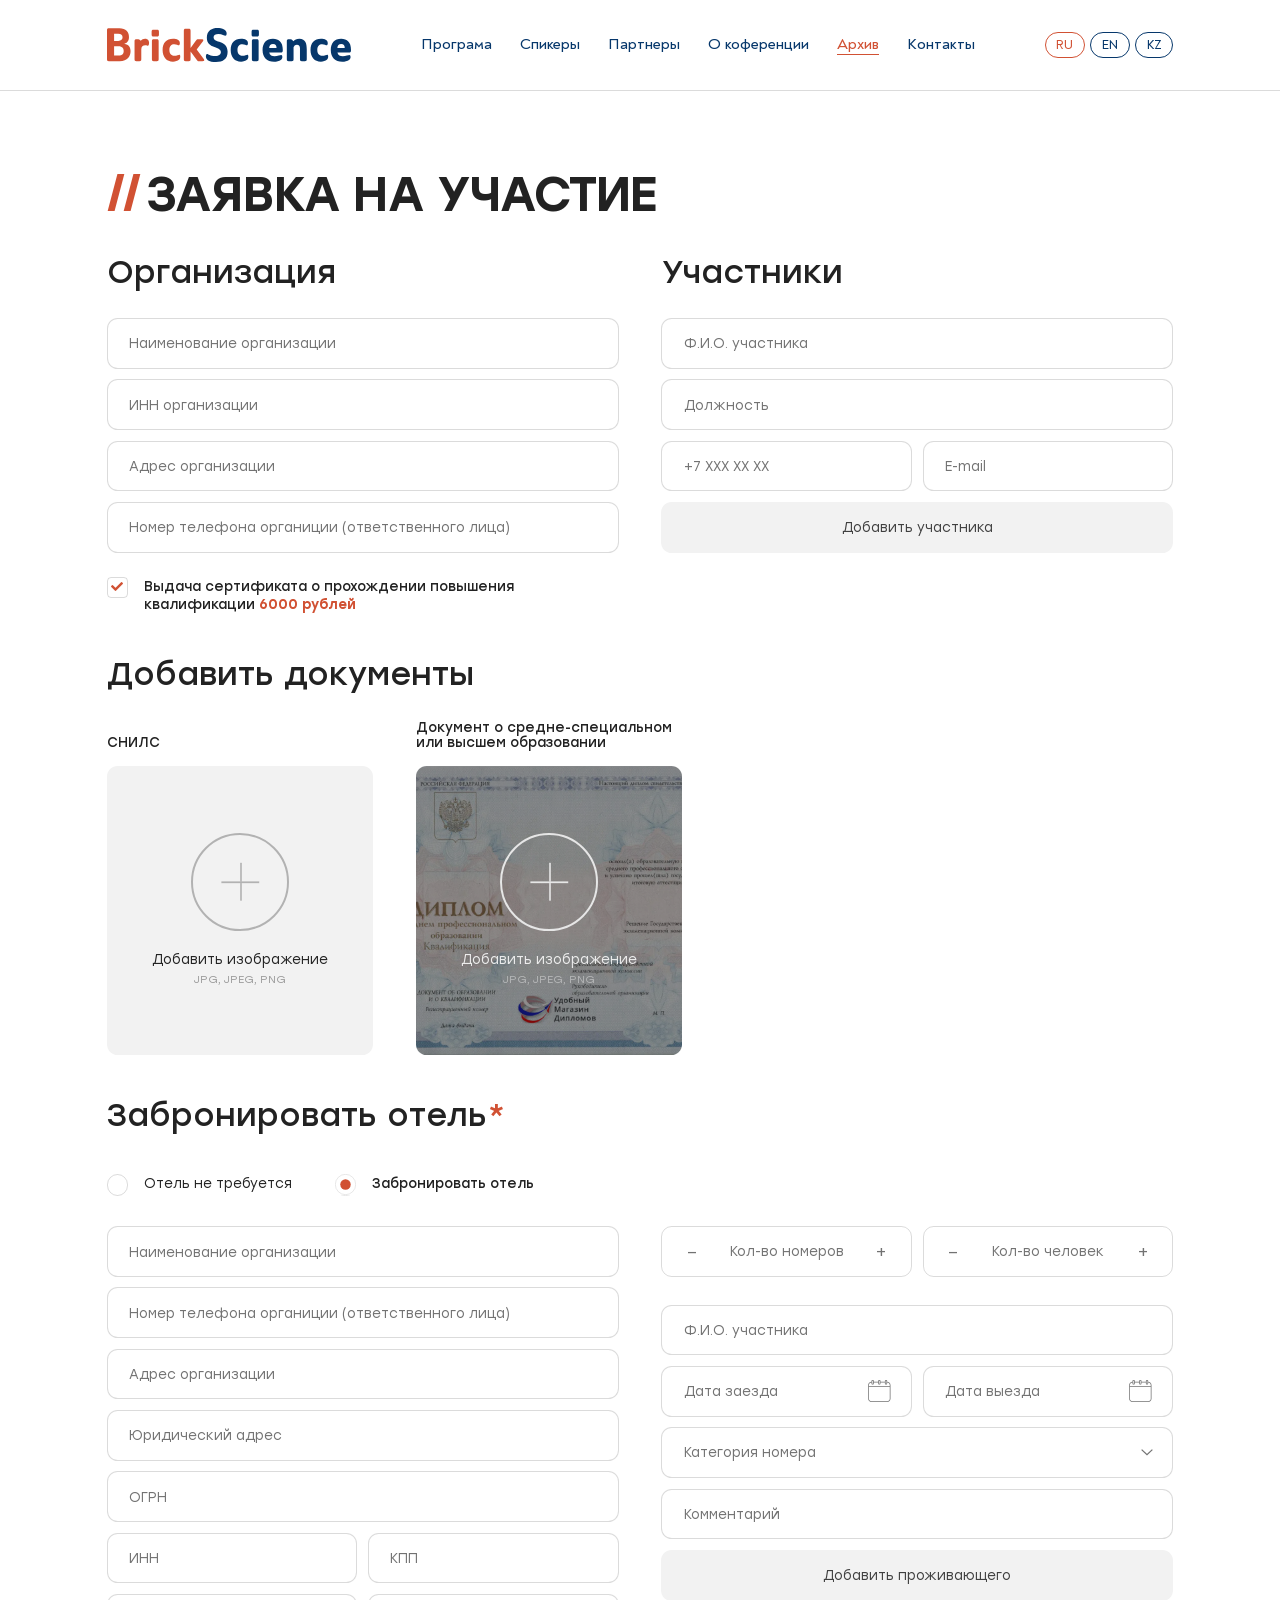
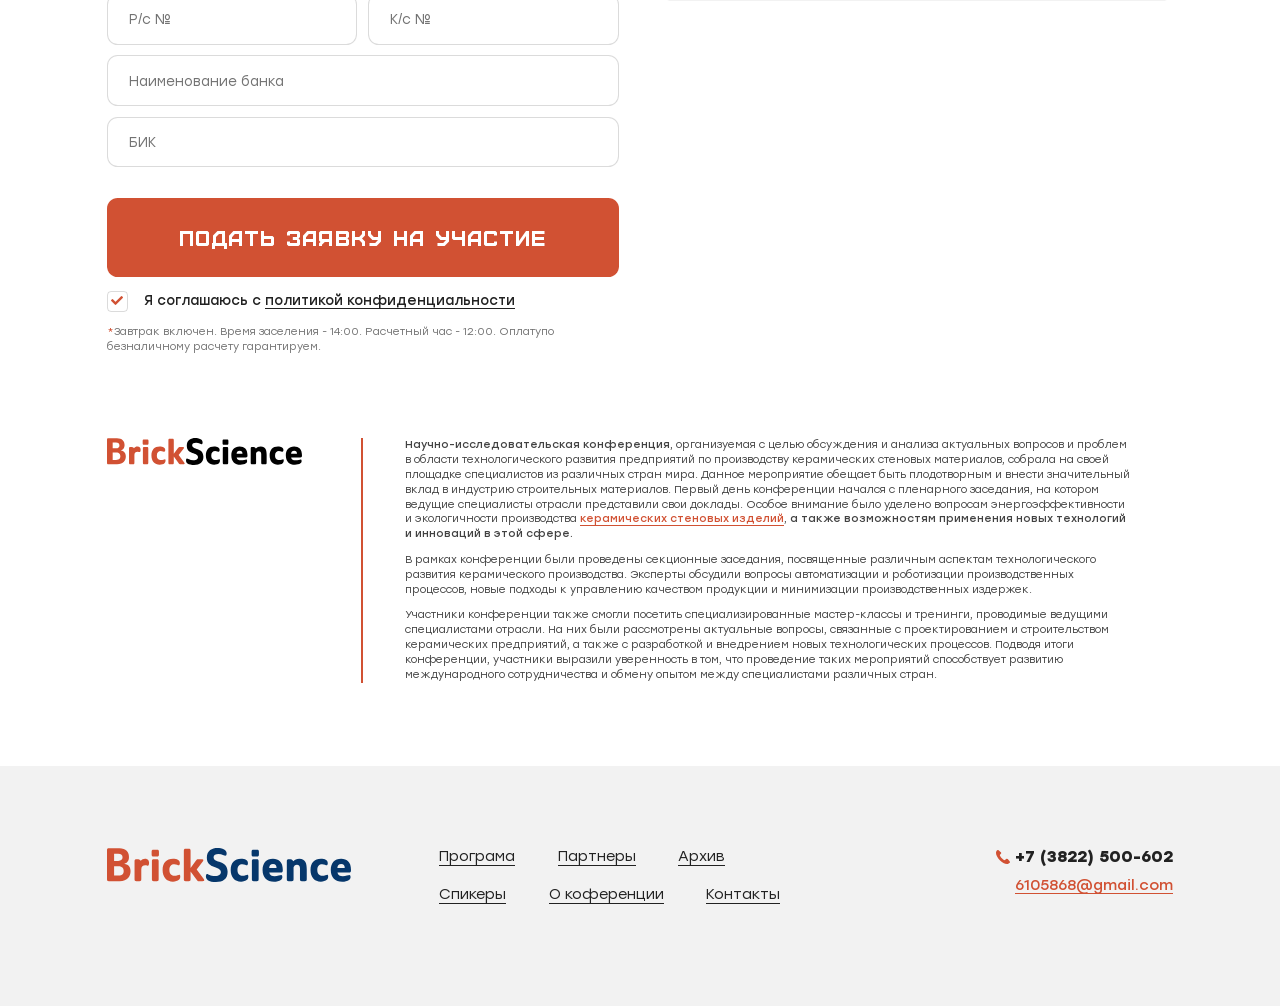
<file: application.html>
<!DOCTYPE html>
<!--[if lt IE 7]><html lang="ru" class="lt-ie9 lt-ie8 lt-ie7"><![endif]-->
<!--[if IE 7]><html lang="ru" class="lt-ie9 lt-ie8"><![endif]-->
<!--[if IE 8]><html lang="ru" class="lt-ie9"><![endif]-->
<!--[if gt IE 8]><!-->
<html lang="ru">
<!--<![endif]-->
<head>
	<meta charset="utf-8" />
	<title>Заголовок</title>
	<meta http-equiv="X-UA-Compatible" content="IE=edge" />
	<meta name="viewport" content="width=device-width, initial-scale=1.0" />
	<meta name="format-detection" content="telephone=no" />
	<link rel="shortcut icon" href="favicon.png" />
	<link rel="stylesheet" href="libs/bootstrap/bootstrap-grid.css" />
	<link rel="stylesheet" href="libs/fontawesome-free-5.12.0-web/css/all.min.css" />
	<link rel="stylesheet" href="libs/fancybox-master/dist/jquery.fancybox.min.css" />
	<link rel="stylesheet" href="libs/slick-1.5.9/slick/slick.css" />
	<link rel="stylesheet" href="libs/slick-1.5.9/slick/slick-theme.css" />
	<link rel="stylesheet" href="libs/vanillajs-datepicker-master/dist/css/datepicker.min.css">
	<link rel="stylesheet" href="css/fonts.css" />
	<link rel="stylesheet" href="css/main.css?ver=1.4" />
	<link rel="stylesheet" href="css/media.css?ver=1.4" />
</head>
<body>

	<div class="wrapper wrapper_page">

		<header class="header default">
			<div class="container">
				<div class="header__wrapper">
					<a href="#" class="logo">
						<img src="img/logo.svg" alt="alt">
					</a>
					<ul class="menu">
						<li><a href="#">Програма</a></li>
						<li><a href="#">Спикеры</a></li>
						<li><a href="#">Партнеры</a></li>
						<li><a href="#">О коференции</a></li>
						<li class="active"><a href="#">Архив</a></li>
						<li><a href="#">Контакты</a></li>
					</ul>
					<ul class="list-languages">
						<li class="active"><a href="#">ru</a></li>
						<li><a href="#">en</a></li>
						<li><a href="#">kz</a></li>
					</ul>
					<span class='sandwich'>
						<span class='sw-topper'></span>
						<span class='sw-bottom'></span>
						<span class='sw-footer'></span>
					</span>
				</div>
			</div>
			<div class="menu-mobile">
				<ul class="menu">
					<li><a href="#">Програма</a></li>
					<li><a href="#">Спикеры</a></li>
					<li><a href="#">Партнеры</a></li>
					<li><a href="#">О коференции</a></li>
					<li class="active"><a href="#">Архив</a></li>
					<li><a href="#">Контакты</a></li>
				</ul>
				<ul class="list-languages">
					<li class="active"><a href="#">ru</a></li>
					<li><a href="#">en</a></li>
					<li><a href="#">kz</a></li>
				</ul>
			</div>
			<div class="menu-overlay"></div>
		</header>

		<section class="application">
			<div class="container">
				<h1 class="title-section">заявка на участие</h1>
				<form>
					<div class="row row_application">
						<div class="col-md-6">
							<div class="title-main">Организация</div>
							<div class="item-form">
								<input type="text" placeholder="Наименование организации" required="required">
							</div>
							<div class="item-form">
								<input type="text" placeholder="ИНН организации" required="required">
							</div>
							<div class="item-form">
								<input type="text" placeholder="Адрес организации" required="required">
							</div>
							<div class="item-form">
								<input type="text" placeholder="Номер телефона органиции (ответственного лица)" class="input-phone" required="required">
							</div>
						</div>
						<div class="col-md-6">
							<div class="title-main">Участники</div>
							<div class="item-form">
								<input type="text" placeholder="Ф.И.О. участника" required="required">
							</div>
							<div class="item-form">
								<input type="text" placeholder="Должность" required="required">
							</div>
							<div class="row">
								<div class="col-md-6">
									<div class="item-form">
										<input type="text" placeholder="+7 ХХХ ХХ ХХ" class="input-phone" required="required">
									</div>
								</div>
								<div class="col-md-6">
									<div class="item-form">
										<input type="email" placeholder="E-mail" required="required">
									</div>
								</div>
							</div>
							<button class="btn-page">Добавить участника</button>
						</div>
					</div>
					<div class="row row_application">
						<div class="col-md-5">
							<div class="checkbox">
								<label>
									<input type="checkbox" checked="checked" />
									<span>Выдача сертификата о прохождении повышения квалификации <strong>6000 рублей</strong></span>
								</label>
							</div>
						</div>
					</div>
					<div class="title-main title-main_application">Добавить документы</div>
					<div class="row">
						<div class="col-md-10">
							<div class="row row_application row_docs">
								<div class="col-md-4">
									<div class="upload-main">
										<div class="upload-main__title">СНИЛС</div>
										<div class="preview-container">
											<input type="file" class="file-input" accept="image/png, image/gif, image/jpeg">
											<div class="preview-container__button"></div>
											<div class="preview-container__title">Добавить изображение</div>
											<div class="preview-container__descr">JPG, JPEG, PNG</div>
										</div>
									</div>
								</div>
								<div class="col-md-4">
									<div class="upload-main uploaded">
										<div class="upload-main__title">Документ о средне-специальном или высшем образовании</div>
										<div class="preview-container">
											<input type="file" class="file-input" accept="image/png, image/gif, image/jpeg">
											<div class="preview-container__button"></div>
											<div class="preview-container__title">Добавить изображение</div>
											<div class="preview-container__descr">JPG, JPEG, PNG</div>
											<div class="preview-container__image">
												<img src="img/uploaded_doc1.jpg" alt="alt">
											</div>
										</div>
									</div>
								</div>
							</div>
						</div>
					</div>
					<div class="title-main title-main_application">Забронировать отель<span>*</span></div>
					<div class="wrap-radios">
						<div class="radio">
							<label>
								<input type="radio" name="radio1"/>
								<span>Отель не требуется</span>
							</label>
						</div>
						<div class="radio">
							<label>
								<input type="radio" name="radio1" checked="checked"/>
								<span>Забронировать отель</span>
							</label>
						</div>
					</div>
					<div class="row row_application">
						<div class="col-md-6">
							<div class="item-form">
								<input type="text" placeholder="Наименование организации" required="required">
							</div>
							<div class="item-form">
								<input type="text" placeholder="Номер телефона органиции (ответственного лица)" class="input-phone" required="required">
							</div>
							<div class="item-form">
								<input type="text" placeholder="Адрес организации" required="required">
							</div>
							<div class="item-form">
								<input type="text" placeholder="Юридический адрес" required="required">
							</div>
							<div class="item-form">
								<input type="text" placeholder="ОГРН" required="required">
							</div>
							<div class="row">
								<div class="col-md-6">
									<div class="item-form">
										<input type="text" placeholder="ИНН" required="required">
									</div>
								</div>
								<div class="col-md-6">
									<div class="item-form">
										<input type="text" placeholder="КПП" required="required">
									</div>
								</div>
								<div class="col-md-6">
									<div class="item-form">
										<input type="text" placeholder="Р/с №" required="required">
									</div>
								</div>
								<div class="col-md-6">
									<div class="item-form">
										<input type="text" placeholder="К/с №" required="required">
									</div>
								</div>
							</div>
							<div class="item-form">
								<input type="text" placeholder="Наименование банка" required="required">
							</div>
							<div class="item-form">
								<input type="text" placeholder="БИК" required="required">
							</div>
							<input type="submit" class="btn-main" value="Подать заявку на участие">
							<div class="checkbox">
								<label>
									<input type="checkbox" required="required" checked="checked" />
									<span>Я соглашаюсь с <a href="#">политикой конфиденциальности</a></span>
								</label>
							</div>
							<div class="descr-min"><span>*</span>Завтрак включен. Время заселения - 14:00. Расчетный час - 12:00. Оплатупо безналичному расчету гарантируем.</div>
						</div>
						<div class="col-md-6 col_order">
							<div class="row">
								<div class="col-md-6">
									<div class="quantity">
										<div class="quantity-button quantity-down">–</div>
										<div class="quantity__input">
											<div class="quantity__placeholder">Кол-во номеров</div>
											<input type="number" min="0" step="1" value="0">
										</div>
										<div class="quantity-button quantity-up">+</div>
									</div>
								</div>
								<div class="col-md-6">
									<div class="quantity">
										<div class="quantity-button quantity-down">–</div>
										<div class="quantity__input">
											<div class="quantity__placeholder">Кол-во человек</div>
											<input type="number" min="0" step="1" value="0">
										</div>
										<div class="quantity-button quantity-up">+</div>
									</div>
								</div>
							</div>
							<div class="item-form">
								<input type="text" placeholder="Ф.И.О. участника" required="required">
							</div>
							<div class="row" id="time-picker">
								<div class="col-6">
									<div class="item-form item-form_date">
										<div class="item-form__icon">
											<img src="img/input_date.svg" alt="alt">
										</div>
										<input type="text" name="range-start" placeholder="Дата заезда">
									</div>
								</div>
								<div class="col-6">
									<div class="item-form item-form_date">
										<div class="item-form__icon">
											<img src="img/input_date.svg" alt="alt">
										</div>
										<input type="text" name="range-end" placeholder="Дата выезда">
									</div>
								</div>
							</div>
							<div class="item-form">
								<select>
									<option value="1">Категория номера</option>
									<option value="2">Категория номера 1</option>
									<option value="3">Категория номера 2</option>
									<option value="4">Категория номера 3</option>
								</select>
							</div>
							<div class="item-form">
								<input type="text" placeholder="Комментарий" required="required">
							</div>
							<button class="btn-page">Добавить проживающего</button>
						</div>
					</div>
				</form>
			</div>
		</section>

		<section class="about">
			<div class="container">
				<div class="row">
					<div class="col-md-3">
						<div class="about__logo">
							<img src="img/logo_about.svg" alt="alt">
						</div>
					</div>
					<div class="col-md-9">
						<div class="about__text">
							<p><strong>Научно-исследовательская конференция,</strong> организуемая с целью обсуждения и анализа актуальных вопросов и проблем в области технологического развития предприятий по производству керамических стеновых материалов, собрала на своей площадке специалистов из различных стран мира. Данное мероприятие обещает быть плодотворным и внести значительный вклад в индустрию строительных материалов. Первый день конференции начался с пленарного заседания, на котором ведущие специалисты отрасли представили свои доклады. Особое внимание было уделено вопросам энергоэффективности и экологичности производства <a href="#">керамических стеновых изделий</a>, <strong>а также возможностям применения новых технологий и инноваций в этой сфере.</strong></p>
							<p>В рамках конференции были проведены секционные заседания, посвященные различным аспектам технологического развития керамического производства. Эксперты обсудили вопросы автоматизации и роботизации производственных процессов, новые подходы к управлению качеством продукции и минимизации производственных издержек.</p>
							<p>Участники конференции также смогли посетить специализированные мастер-классы и тренинги, проводимые ведущими специалистами отрасли. На них были рассмотрены актуальные вопросы, связанные с проектированием и строительством керамических предприятий, а также с разработкой и внедрением новых технологических процессов. Подводя итоги конференции, участники выразили уверенность в том, что проведение таких мероприятий способствует развитию международного сотрудничества и обмену опытом между специалистами различных стран.</p>
						</div>
					</div>
				</div>
			</div>
		</section>

		<footer class="footer">
			<div class="container">
				<div class="row">
					<div class="col-md-4">
						<a href="#" class="footer__logo">
							<img src="img/logo_footer.svg" alt="alt">
						</a>
					</div>
					<div class="col-md-5">
						<ul class="footer__nav">
							<li><a href="#">Програма</a></li>
							<li><a href="#">Партнеры</a></li>
							<li><a href="#">Архив</a></li>
							<li><a href="#">Спикеры</a></li>
							<li><a href="#">О коференции</a></li>
							<li><a href="#">Контакты</a></li>
						</ul>
					</div>
					<div class="col-md-3">
						<div class="footer__contacts">
							<a href="tel:+73822500602" class="phone-main"><img src="img/tel.svg" alt="alt">+7 (3822) 500-602</a>
							<a href="mailto:6105868@gmail.com" class="mail-main">6105868@gmail.com</a>
						</div>
					</div>
				</div>
			</div>
		</footer>
		
	</div>

	<!--[if lt IE 9]>
	<script src="libs/html5shiv/es5-shim.min.js"></script>
	<script src="libs/html5shiv/html5shiv.min.js"></script>
	<script src="libs/html5shiv/html5shiv-printshiv.min.js"></script>
	<script src="libs/respond/respond.min.js"></script>
	<![endif]-->
	<script src="libs/jquery/jquery-3.6.0.min.js"></script>
	<script src="libs/jquery-mousewheel/jquery.mousewheel.min.js"></script>
	<script src="libs/fancybox-master/dist/jquery.fancybox.min.js"></script>
	<script src="libs/slick-1.5.9/slick/slick.min.js"></script>
	<script src="libs/scroll2id/PageScroll2id.min.js"></script>
	<script src="libs/mask/jquery.maskedinput.js"></script>
	<script src="libs/vanillajs-datepicker-master/dist/js/datepicker-full.min.js"></script>
	<script src="libs/vanillajs-datepicker-master/dist/js/locales/ru.js"></script>
	<script src="libs/jQueryFormStyler-master/jquery.formstyler.min.js"></script>
	<script src="js/common.js?ver=1.4"></script>
	<!-- Yandex.Metrika counter --><!-- /Yandex.Metrika counter -->
	<!-- Google Analytics counter --><!-- /Google Analytics counter -->
</body>
</html>
</file>
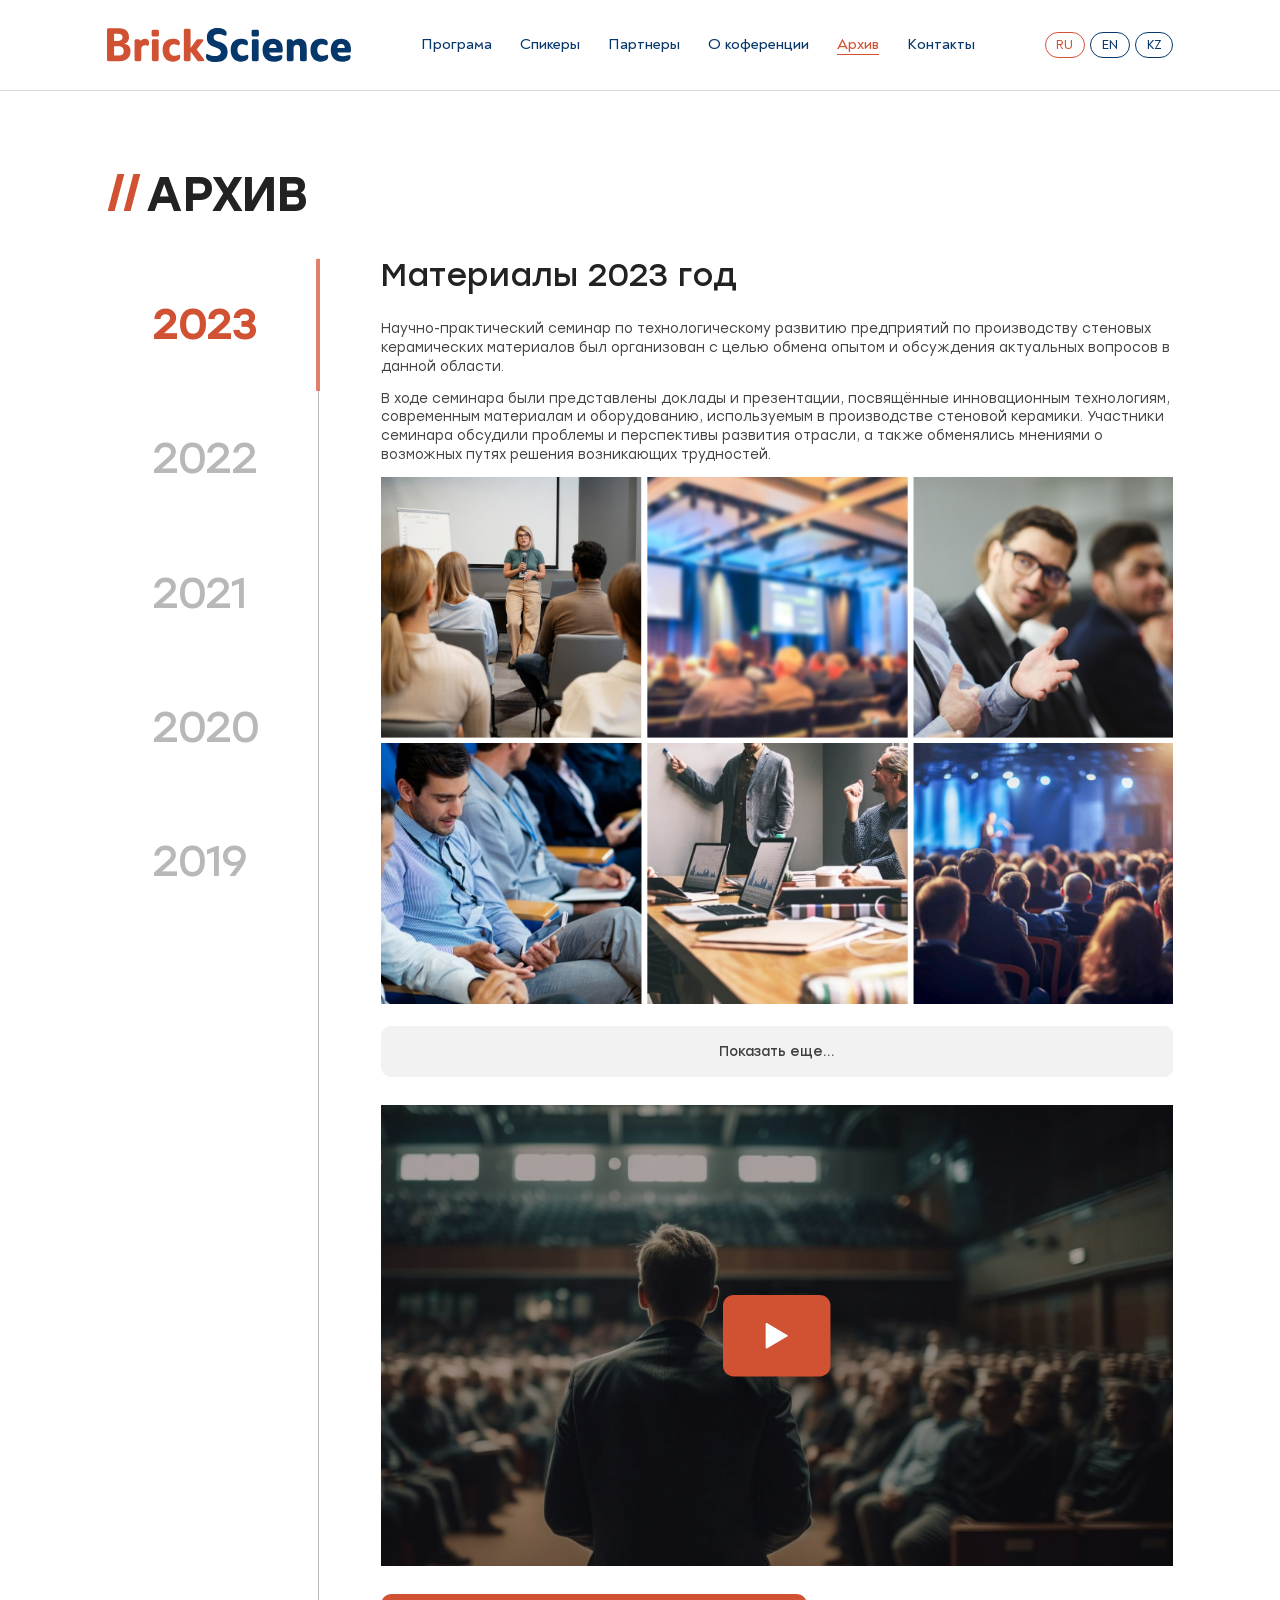
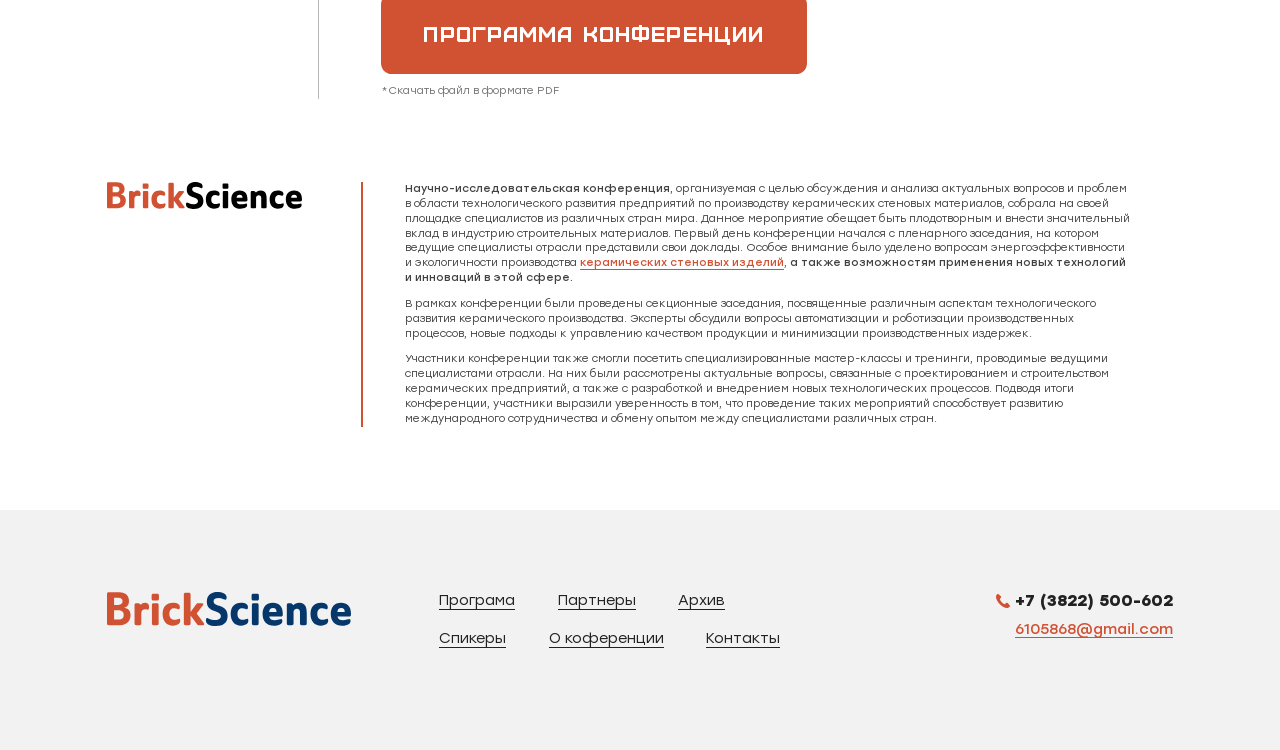
<file: archive.html>
<!DOCTYPE html>
<!--[if lt IE 7]><html lang="ru" class="lt-ie9 lt-ie8 lt-ie7"><![endif]-->
<!--[if IE 7]><html lang="ru" class="lt-ie9 lt-ie8"><![endif]-->
<!--[if IE 8]><html lang="ru" class="lt-ie9"><![endif]-->
<!--[if gt IE 8]><!-->
<html lang="ru">
<!--<![endif]-->
<head>
	<meta charset="utf-8" />
	<title>Заголовок</title>
	<meta http-equiv="X-UA-Compatible" content="IE=edge" />
	<meta name="viewport" content="width=device-width, initial-scale=1.0" />
	<meta name="format-detection" content="telephone=no" />
	<link rel="shortcut icon" href="favicon.png" />
	<link rel="stylesheet" href="libs/bootstrap/bootstrap-grid.css" />
	<link rel="stylesheet" href="libs/fontawesome-free-5.12.0-web/css/all.min.css" />
	<link rel="stylesheet" href="libs/fancybox-master/dist/jquery.fancybox.min.css" />
	<link rel="stylesheet" href="libs/slick-1.5.9/slick/slick.css" />
	<link rel="stylesheet" href="libs/slick-1.5.9/slick/slick-theme.css" />
	<link rel="stylesheet" href="libs/vanillajs-datepicker-master/dist/css/datepicker.min.css">
	<link rel="stylesheet" href="css/fonts.css" />
	<link rel="stylesheet" href="css/main.css?ver=1.4" />
	<link rel="stylesheet" href="css/media.css?ver=1.4" />
</head>
<body>

	<div class="wrapper wrapper_page">

		<header class="header default">
			<div class="container">
				<div class="header__wrapper">
					<a href="#" class="logo">
						<img src="img/logo.svg" alt="alt">
					</a>
					<ul class="menu">
						<li><a href="#">Програма</a></li>
						<li><a href="#">Спикеры</a></li>
						<li><a href="#">Партнеры</a></li>
						<li><a href="#">О коференции</a></li>
						<li class="active"><a href="#">Архив</a></li>
						<li><a href="#">Контакты</a></li>
					</ul>
					<ul class="list-languages">
						<li class="active"><a href="#">ru</a></li>
						<li><a href="#">en</a></li>
						<li><a href="#">kz</a></li>
					</ul>
					<span class='sandwich'>
						<span class='sw-topper'></span>
						<span class='sw-bottom'></span>
						<span class='sw-footer'></span>
					</span>
				</div>
			</div>
			<div class="menu-mobile">
				<ul class="menu">
					<li><a href="#">Програма</a></li>
					<li><a href="#">Спикеры</a></li>
					<li><a href="#">Партнеры</a></li>
					<li><a href="#">О коференции</a></li>
					<li class="active"><a href="#">Архив</a></li>
					<li><a href="#">Контакты</a></li>
				</ul>
				<ul class="list-languages">
					<li class="active"><a href="#">ru</a></li>
					<li><a href="#">en</a></li>
					<li><a href="#">kz</a></li>
				</ul>
			</div>
			<div class="menu-overlay"></div>
		</header>

		<section class="page-archive">
			<div class="container">
				<h1 class="title-section">архив</h1>
				<div class="row">
					<div class="col-md-3">
						<div class="wrap-nav">
							<ul class="slider-nav-archive">
								<li>
									<div class="data-archive">2023</div>
								</li>
								<li>
									<div class="data-archive">2022</div>
								</li>
								<li>
									<div class="data-archive">2021</div>
								</li>
								<li>
									<div class="data-archive">2020</div>
								</li>
								<li>
									<div class="data-archive">2019</div>
								</li>
							</ul>
						</div>
					</div>
					<div class="col-md-9">
						<ul class="slider-for-archive">
							<li>
								<div class="item-archive">
									<h2 class="title-main">Материалы 2023 год</h2>
									<div class="text-page">
										<p>Научно-практический семинар по технологическому развитию предприятий по производству стеновых керамических материалов был организован с целью обмена опытом и обсуждения актуальных вопросов в данной области. </p>
										<p>В ходе семинара были представлены доклады и презентации, посвящённые инновационным технологиям, современным материалам и оборудованию, используемым в производстве стеновой керамики. Участники семинара обсудили проблемы и перспективы развития отрасли, а также обменялись мнениями о возможных путях решения возникающих трудностей.</p>
									</div>
									<div class="row row_photos">
										<div class="col-4">
											<a href="img/photo1.jpg" class="item-photo fancybox" data-fancybox="gallery1">
												<span class="item-photo__wrap">
													<img src="img/photo1.jpg" alt="alt">
												</span>
											</a>
										</div>
										<div class="col-4">
											<a href="img/photo2.jpg" class="item-photo fancybox" data-fancybox="gallery1">
												<span class="item-photo__wrap">
													<img src="img/photo2.jpg" alt="alt">
												</span>
											</a>
										</div>
										<div class="col-4">
											<a href="img/photo3.jpg" class="item-photo fancybox" data-fancybox="gallery1">
												<span class="item-photo__wrap">
													<img src="img/photo3.jpg" alt="alt">
												</span>
											</a>
										</div>
										<div class="col-4">
											<a href="img/photo4.jpg" class="item-photo fancybox" data-fancybox="gallery1">
												<span class="item-photo__wrap">
													<img src="img/photo4.jpg" alt="alt">
												</span>
											</a>
										</div>
										<div class="col-4">
											<a href="img/photo5.jpg" class="item-photo fancybox" data-fancybox="gallery1">
												<span class="item-photo__wrap">
													<img src="img/photo5.jpg" alt="alt">
												</span>
											</a>
										</div>
										<div class="col-4">
											<a href="img/photo6.jpg" class="item-photo fancybox" data-fancybox="gallery1">
												<span class="item-photo__wrap">
													<img src="img/photo6.jpg" alt="alt">
												</span>
											</a>
										</div>
									</div>
									<a href="#" class="button-more">Показать еще...</a>
									<div class="video-main">
										<img src="img/video2.jpg" alt="alt">
										<iframe width="560" height="315" src="https://www.youtube.com/embed/bTqVqk7FSmY?si=MZkNi3_tZo5AEGob" title="YouTube video player" frameborder="0" allow="accelerometer; autoplay; clipboard-write; encrypted-media; gyroscope; picture-in-picture; web-share" referrerpolicy="strict-origin-when-cross-origin" allowfullscreen></iframe>
									</div>
									<a href="#" class="btn-main">программа конференции</a>
									<div class="descr-main">*Скачать файл в формате PDF</div>
								</div>
							</li>
							<li>
								<div class="item-archive">
									<h2 class="title-main">Материалы 2023 год</h2>
									<div class="text-page">
										<p>Научно-практический семинар по технологическому развитию предприятий по производству стеновых керамических материалов был организован с целью обмена опытом и обсуждения актуальных вопросов в данной области. </p>
										<p>В ходе семинара были представлены доклады и презентации, посвящённые инновационным технологиям, современным материалам и оборудованию, используемым в производстве стеновой керамики. Участники семинара обсудили проблемы и перспективы развития отрасли, а также обменялись мнениями о возможных путях решения возникающих трудностей.</p>
									</div>
									<div class="row row_photos">
										<div class="col-4">
											<a href="img/photo1.jpg" class="item-photo fancybox" data-fancybox="gallery2">
												<span class="item-photo__wrap">
													<img src="img/photo1.jpg" alt="alt">
												</span>
											</a>
										</div>
										<div class="col-4">
											<a href="img/photo2.jpg" class="item-photo fancybox" data-fancybox="gallery2">
												<span class="item-photo__wrap">
													<img src="img/photo2.jpg" alt="alt">
												</span>
											</a>
										</div>
										<div class="col-4">
											<a href="img/photo3.jpg" class="item-photo fancybox" data-fancybox="gallery2">
												<span class="item-photo__wrap">
													<img src="img/photo3.jpg" alt="alt">
												</span>
											</a>
										</div>
										<div class="col-4">
											<a href="img/photo4.jpg" class="item-photo fancybox" data-fancybox="gallery2">
												<span class="item-photo__wrap">
													<img src="img/photo4.jpg" alt="alt">
												</span>
											</a>
										</div>
										<div class="col-4">
											<a href="img/photo5.jpg" class="item-photo fancybox" data-fancybox="gallery2">
												<span class="item-photo__wrap">
													<img src="img/photo5.jpg" alt="alt">
												</span>
											</a>
										</div>
										<div class="col-4">
											<a href="img/photo6.jpg" class="item-photo fancybox" data-fancybox="gallery2">
												<span class="item-photo__wrap">
													<img src="img/photo6.jpg" alt="alt">
												</span>
											</a>
										</div>
									</div>
									<a href="#" class="button-more">Показать еще...</a>
									<div class="video-main">
										<img src="img/video2.jpg" alt="alt">
										<iframe width="560" height="315" src="https://www.youtube.com/embed/bTqVqk7FSmY?si=MZkNi3_tZo5AEGob" title="YouTube video player" frameborder="0" allow="accelerometer; autoplay; clipboard-write; encrypted-media; gyroscope; picture-in-picture; web-share" referrerpolicy="strict-origin-when-cross-origin" allowfullscreen></iframe>
									</div>
									<a href="#" class="btn-main">программа конференции</a>
									<div class="descr-main">*Скачать файл в формате PDF</div>
								</div>
							</li>
							<li>
								<div class="item-archive">
									<h2 class="title-main">Материалы 2023 год</h2>
									<div class="text-page">
										<p>Научно-практический семинар по технологическому развитию предприятий по производству стеновых керамических материалов был организован с целью обмена опытом и обсуждения актуальных вопросов в данной области. </p>
										<p>В ходе семинара были представлены доклады и презентации, посвящённые инновационным технологиям, современным материалам и оборудованию, используемым в производстве стеновой керамики. Участники семинара обсудили проблемы и перспективы развития отрасли, а также обменялись мнениями о возможных путях решения возникающих трудностей.</p>
									</div>
									<div class="row row_photos">
										<div class="col-4">
											<a href="img/photo1.jpg" class="item-photo fancybox" data-fancybox="gallery3">
												<span class="item-photo__wrap">
													<img src="img/photo1.jpg" alt="alt">
												</span>
											</a>
										</div>
										<div class="col-4">
											<a href="img/photo2.jpg" class="item-photo fancybox" data-fancybox="gallery3">
												<span class="item-photo__wrap">
													<img src="img/photo2.jpg" alt="alt">
												</span>
											</a>
										</div>
										<div class="col-4">
											<a href="img/photo3.jpg" class="item-photo fancybox" data-fancybox="gallery3">
												<span class="item-photo__wrap">
													<img src="img/photo3.jpg" alt="alt">
												</span>
											</a>
										</div>
										<div class="col-4">
											<a href="img/photo4.jpg" class="item-photo fancybox" data-fancybox="gallery3">
												<span class="item-photo__wrap">
													<img src="img/photo4.jpg" alt="alt">
												</span>
											</a>
										</div>
										<div class="col-4">
											<a href="img/photo5.jpg" class="item-photo fancybox" data-fancybox="gallery3">
												<span class="item-photo__wrap">
													<img src="img/photo5.jpg" alt="alt">
												</span>
											</a>
										</div>
										<div class="col-4">
											<a href="img/photo6.jpg" class="item-photo fancybox" data-fancybox="gallery3">
												<span class="item-photo__wrap">
													<img src="img/photo6.jpg" alt="alt">
												</span>
											</a>
										</div>
									</div>
									<a href="#" class="button-more">Показать еще...</a>
									<div class="video-main">
										<img src="img/video2.jpg" alt="alt">
										<iframe width="560" height="315" src="https://www.youtube.com/embed/bTqVqk7FSmY?si=MZkNi3_tZo5AEGob" title="YouTube video player" frameborder="0" allow="accelerometer; autoplay; clipboard-write; encrypted-media; gyroscope; picture-in-picture; web-share" referrerpolicy="strict-origin-when-cross-origin" allowfullscreen></iframe>
									</div>
									<a href="#" class="btn-main">программа конференции</a>
									<div class="descr-main">*Скачать файл в формате PDF</div>
								</div>
							</li>
							<li>
								<div class="item-archive">
									<h2 class="title-main">Материалы 2023 год</h2>
									<div class="text-page">
										<p>Научно-практический семинар по технологическому развитию предприятий по производству стеновых керамических материалов был организован с целью обмена опытом и обсуждения актуальных вопросов в данной области. </p>
										<p>В ходе семинара были представлены доклады и презентации, посвящённые инновационным технологиям, современным материалам и оборудованию, используемым в производстве стеновой керамики. Участники семинара обсудили проблемы и перспективы развития отрасли, а также обменялись мнениями о возможных путях решения возникающих трудностей.</p>
									</div>
									<div class="row row_photos">
										<div class="col-4">
											<a href="img/photo1.jpg" class="item-photo fancybox" data-fancybox="gallery4">
												<span class="item-photo__wrap">
													<img src="img/photo1.jpg" alt="alt">
												</span>
											</a>
										</div>
										<div class="col-4">
											<a href="img/photo2.jpg" class="item-photo fancybox" data-fancybox="gallery4">
												<span class="item-photo__wrap">
													<img src="img/photo2.jpg" alt="alt">
												</span>
											</a>
										</div>
										<div class="col-4">
											<a href="img/photo3.jpg" class="item-photo fancybox" data-fancybox="gallery4">
												<span class="item-photo__wrap">
													<img src="img/photo3.jpg" alt="alt">
												</span>
											</a>
										</div>
										<div class="col-4">
											<a href="img/photo4.jpg" class="item-photo fancybox" data-fancybox="gallery4">
												<span class="item-photo__wrap">
													<img src="img/photo4.jpg" alt="alt">
												</span>
											</a>
										</div>
										<div class="col-4">
											<a href="img/photo5.jpg" class="item-photo fancybox" data-fancybox="gallery4">
												<span class="item-photo__wrap">
													<img src="img/photo5.jpg" alt="alt">
												</span>
											</a>
										</div>
										<div class="col-4">
											<a href="img/photo6.jpg" class="item-photo fancybox" data-fancybox="gallery4">
												<span class="item-photo__wrap">
													<img src="img/photo6.jpg" alt="alt">
												</span>
											</a>
										</div>
									</div>
									<a href="#" class="button-more">Показать еще...</a>
									<div class="video-main">
										<img src="img/video2.jpg" alt="alt">
										<iframe width="560" height="315" src="https://www.youtube.com/embed/bTqVqk7FSmY?si=MZkNi3_tZo5AEGob" title="YouTube video player" frameborder="0" allow="accelerometer; autoplay; clipboard-write; encrypted-media; gyroscope; picture-in-picture; web-share" referrerpolicy="strict-origin-when-cross-origin" allowfullscreen></iframe>
									</div>
									<a href="#" class="btn-main">программа конференции</a>
									<div class="descr-main">*Скачать файл в формате PDF</div>
								</div>
							</li>
							<li>
								<div class="item-archive">
									<h2 class="title-main">Материалы 2023 год</h2>
									<div class="text-page">
										<p>Научно-практический семинар по технологическому развитию предприятий по производству стеновых керамических материалов был организован с целью обмена опытом и обсуждения актуальных вопросов в данной области. </p>
										<p>В ходе семинара были представлены доклады и презентации, посвящённые инновационным технологиям, современным материалам и оборудованию, используемым в производстве стеновой керамики. Участники семинара обсудили проблемы и перспективы развития отрасли, а также обменялись мнениями о возможных путях решения возникающих трудностей.</p>
									</div>
									<div class="row row_photos">
										<div class="col-4">
											<a href="img/photo1.jpg" class="item-photo fancybox" data-fancybox="gallery5">
												<span class="item-photo__wrap">
													<img src="img/photo1.jpg" alt="alt">
												</span>
											</a>
										</div>
										<div class="col-4">
											<a href="img/photo2.jpg" class="item-photo fancybox" data-fancybox="gallery5">
												<span class="item-photo__wrap">
													<img src="img/photo2.jpg" alt="alt">
												</span>
											</a>
										</div>
										<div class="col-4">
											<a href="img/photo3.jpg" class="item-photo fancybox" data-fancybox="gallery5">
												<span class="item-photo__wrap">
													<img src="img/photo3.jpg" alt="alt">
												</span>
											</a>
										</div>
										<div class="col-4">
											<a href="img/photo4.jpg" class="item-photo fancybox" data-fancybox="gallery5">
												<span class="item-photo__wrap">
													<img src="img/photo4.jpg" alt="alt">
												</span>
											</a>
										</div>
										<div class="col-4">
											<a href="img/photo5.jpg" class="item-photo fancybox" data-fancybox="gallery5">
												<span class="item-photo__wrap">
													<img src="img/photo5.jpg" alt="alt">
												</span>
											</a>
										</div>
										<div class="col-4">
											<a href="img/photo6.jpg" class="item-photo fancybox" data-fancybox="gallery5">
												<span class="item-photo__wrap">
													<img src="img/photo6.jpg" alt="alt">
												</span>
											</a>
										</div>
									</div>
									<a href="#" class="button-more">Показать еще...</a>
									<div class="video-main">
										<img src="img/video2.jpg" alt="alt">
										<iframe width="560" height="315" src="https://www.youtube.com/embed/bTqVqk7FSmY?si=MZkNi3_tZo5AEGob" title="YouTube video player" frameborder="0" allow="accelerometer; autoplay; clipboard-write; encrypted-media; gyroscope; picture-in-picture; web-share" referrerpolicy="strict-origin-when-cross-origin" allowfullscreen></iframe>
									</div>
									<a href="#" class="btn-main">программа конференции</a>
									<div class="descr-main">*Скачать файл в формате PDF</div>
								</div>
							</li>
						</ul>
					</div>
				</div>
			</div>
		</section>

		<section class="about">
			<div class="container">
				<div class="row">
					<div class="col-md-3">
						<div class="about__logo">
							<img src="img/logo_about.svg" alt="alt">
						</div>
					</div>
					<div class="col-md-9">
						<div class="about__text">
							<p><strong>Научно-исследовательская конференция,</strong> организуемая с целью обсуждения и анализа актуальных вопросов и проблем в области технологического развития предприятий по производству керамических стеновых материалов, собрала на своей площадке специалистов из различных стран мира. Данное мероприятие обещает быть плодотворным и внести значительный вклад в индустрию строительных материалов. Первый день конференции начался с пленарного заседания, на котором ведущие специалисты отрасли представили свои доклады. Особое внимание было уделено вопросам энергоэффективности и экологичности производства <a href="#">керамических стеновых изделий</a>, <strong>а также возможностям применения новых технологий и инноваций в этой сфере.</strong></p>
							<p>В рамках конференции были проведены секционные заседания, посвященные различным аспектам технологического развития керамического производства. Эксперты обсудили вопросы автоматизации и роботизации производственных процессов, новые подходы к управлению качеством продукции и минимизации производственных издержек.</p>
							<p>Участники конференции также смогли посетить специализированные мастер-классы и тренинги, проводимые ведущими специалистами отрасли. На них были рассмотрены актуальные вопросы, связанные с проектированием и строительством керамических предприятий, а также с разработкой и внедрением новых технологических процессов. Подводя итоги конференции, участники выразили уверенность в том, что проведение таких мероприятий способствует развитию международного сотрудничества и обмену опытом между специалистами различных стран.</p>
						</div>
					</div>
				</div>
			</div>
		</section>

		<footer class="footer">
			<div class="container">
				<div class="row">
					<div class="col-md-4">
						<a href="#" class="footer__logo">
							<img src="img/logo_footer.svg" alt="alt">
						</a>
					</div>
					<div class="col-md-5">
						<ul class="footer__nav">
							<li><a href="#">Програма</a></li>
							<li><a href="#">Партнеры</a></li>
							<li><a href="#">Архив</a></li>
							<li><a href="#">Спикеры</a></li>
							<li><a href="#">О коференции</a></li>
							<li><a href="#">Контакты</a></li>
						</ul>
					</div>
					<div class="col-md-3">
						<div class="footer__contacts">
							<a href="tel:+73822500602" class="phone-main"><img src="img/tel.svg" alt="alt">+7 (3822) 500-602</a>
							<a href="mailto:6105868@gmail.com" class="mail-main">6105868@gmail.com</a>
						</div>
					</div>
				</div>
			</div>
		</footer>
		
	</div>

	<!--[if lt IE 9]>
	<script src="libs/html5shiv/es5-shim.min.js"></script>
	<script src="libs/html5shiv/html5shiv.min.js"></script>
	<script src="libs/html5shiv/html5shiv-printshiv.min.js"></script>
	<script src="libs/respond/respond.min.js"></script>
	<![endif]-->
	<script src="libs/jquery/jquery-3.6.0.min.js"></script>
	<script src="libs/jquery-mousewheel/jquery.mousewheel.min.js"></script>
	<script src="libs/fancybox-master/dist/jquery.fancybox.min.js"></script>
	<script src="libs/slick-1.5.9/slick/slick.min.js"></script>
	<script src="libs/scroll2id/PageScroll2id.min.js"></script>
	<script src="libs/mask/jquery.maskedinput.js"></script>
	<script src="libs/vanillajs-datepicker-master/dist/js/datepicker-full.min.js"></script>
	<script src="libs/vanillajs-datepicker-master/dist/js/locales/ru.js"></script>
	<script src="libs/jQueryFormStyler-master/jquery.formstyler.min.js"></script>
	<script src="js/common.js?ver=1.4"></script>
	<!-- Yandex.Metrika counter --><!-- /Yandex.Metrika counter -->
	<!-- Google Analytics counter --><!-- /Google Analytics counter -->
</body>
</html>
</file>
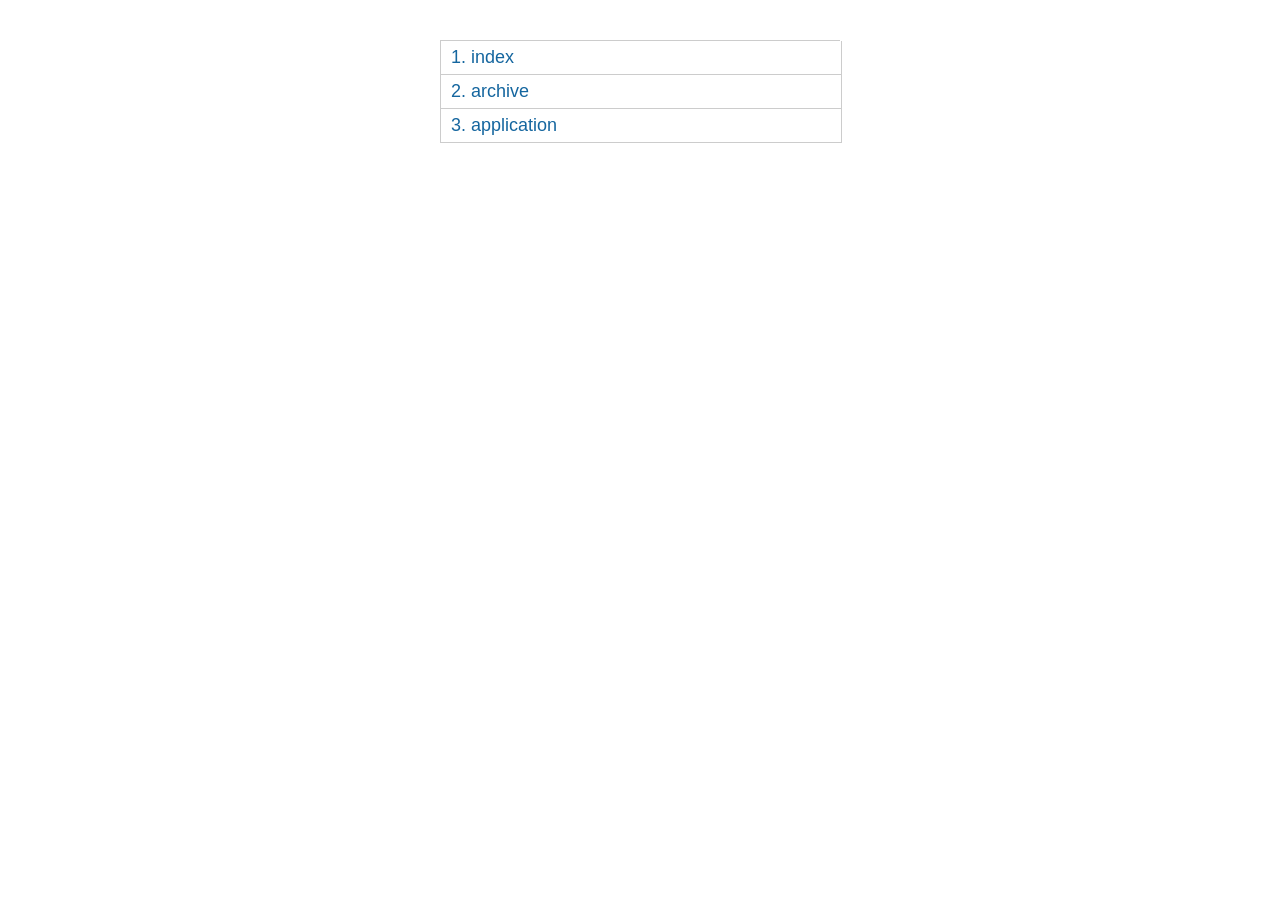
<file: map.html>
<!DOCTYPE html>
<!--[if lt IE 7]><html lang="ru" class="lt-ie9 lt-ie8 lt-ie7"><![endif]-->
<!--[if IE 7]><html lang="ru" class="lt-ie9 lt-ie8"><![endif]-->
<!--[if IE 8]><html lang="ru" class="lt-ie9"><![endif]-->
<!--[if gt IE 8]><!-->
<html lang="ru">
<!--<![endif]-->
<head>
	<meta charset="utf-8" />
	<title>Заголовок</title>
	<meta name="description" content="" />
	<meta http-equiv="X-UA-Compatible" content="IE=edge" />
	<meta name="viewport" content="width=device-width, initial-scale=1.0" />
</head>
<body> 

	<div class="wrapper"> 
		<div class="count_pages">
			<ul>  
				<li><a href="index.html" target="_blanck">index</a></li>
				<li><a href="archive.html" target="_blanck">archive</a></li>
				<li><a href="application.html" target="_blanck">application</a></li>
			</ul> 
		</div> 
	</div>  
      
	<style> 
		.count_pages a:before {
			counter-increment: list1;
			content: counter(list1) ". "; 
		}
		.count_pages li {
			list-style: none;
			margin-bottom: 0px;
			border: 1px solid #ccc;
			border-top: none;
			width: 100%;
		}
		.count_pages {
			margin: 0;
			width: 400px;
			margin: auto;
			font-family: sans-serif;
			margin-top: 40px;
			max-width: 100%;
			border-top: 1px solid #ccc;
			counter-reset: list1;
			margin-bottom: 40px;
		}
		.count_pages ul {
			margin: 0;
			padding: 0;
		}
		.count_pages a {
			font-size: 18px;
			color: #15669F;
			text-decoration: none;
			display: block;
			padding: 6px 10px;
		}
	</style>
</body>
</html>
</file>
<file: css/fonts.css>
@font-face {
    font-family: 'Stolzl';
    src: local('Stolzl Book'), local('Stolzl-Book'),
        url('../fonts/Stolzl-Book.woff2') format('woff2'),
        url('../fonts/Stolzl-Book.woff') format('woff'),
        url('../fonts/Stolzl-Book.ttf') format('truetype');
    font-weight: 300;
    font-style: normal;
  }
  @font-face {
    font-family: 'Stolzl';
    src: local('Stolzl Regular'), local('Stolzl-Regular'),
        url('../fonts/Stolzl-Regular.woff2') format('woff2'),
        url('../fonts/Stolzl-Regular.woff') format('woff'),
        url('../fonts/Stolzl-Regular.ttf') format('truetype');
    font-weight: 400;
    font-style: normal;
  }
  @font-face {
    font-family: 'Stolzl';
    src: local('Stolzl Medium'), local('Stolzl-Medium'),
        url('../fonts/Stolzl-Medium.woff2') format('woff2'),
        url('../fonts/Stolzl-Medium.woff') format('woff'),
        url('../fonts/Stolzl-Medium.ttf') format('truetype');
    font-weight: 500;
    font-style: normal;
  }
  @font-face {
    font-family: 'Stolzl';
    src: local('Stolzl Bold'), local('Stolzl-Bold'),
        url('../fonts/Stolzl-Bold.woff2') format('woff2'),
        url('../fonts/Stolzl-Bold.woff') format('woff'),
        url('../fonts/sStolzl-Bold.ttf') format('truetype');
    font-weight: 700;
    font-style: normal;
  }

  @font-face {
    font-family: 'Oktyabrina script';
    src: local('Oktyabrina-script'), local('Oktyabrina-script'),
        url('../fonts/Oktyabrina-script.woff2') format('woff2'),
        url('../fonts/Oktyabrina-script.woff') format('woff'),
        url('../fonts/Oktyabrina-script.ttf') format('truetype');
    font-weight: 700;
    font-style: normal;
  }
  @font-face {
    font-family: 'Furore';
    src: local('Furore Regular'), local('Furore-Regular'),
        url('../fonts/Furore.woff2') format('woff2'),
        url('../fonts/Furore.woff') format('woff'),
        url('../fonts/Furore.ttf') format('truetype');
    font-weight: 400;
    font-style: normal;
  }
  @font-face {
    font-family: 'Noah';
    src: local('Noah Regular'), local('Noah-Regular'),
        url('../fonts/Noah-Regular.woff2') format('woff2'),
        url('../fonts/Noah-Regular.woff') format('woff'),
        url('../fonts/Noah-Regular.ttf') format('truetype');
    font-weight: 400;
    font-style: normal;
  }
  @font-face {
    font-family: 'Noah';
    src: local('Noah Medium'), local('Noah-Medium'),
        url('../fonts/Noah-Medium.woff2') format('woff2'),
        url('../fonts/Noah-Medium.woff') format('woff'),
        url('../fonts/Noah-Medium.ttf') format('truetype');
    font-weight: 500;
    font-style: normal;
  }
</file>
<file: css/main.css>
*::-webkit-input-placeholder {
	color: rgba(34, 34, 34, 0.64);
	opacity: 1;
}
*:-moz-placeholder {
	color: rgba(34, 34, 34, 0.64);
	opacity: 1;
}
*::-moz-placeholder {
	color: rgba(34, 34, 34, 0.64);
	opacity: 1;
}
*:-ms-input-placeholder {
	color: rgba(34, 34, 34, 0.64);
	opacity: 1;
}

body input:focus:required:invalid,
body textarea:focus:required:invalid {
	
}
body input:required:valid,
body textarea:required:valid {
	
}
body {
	font-family: 'Stolzl';
	font-size: 0.833vw;
	line-height: 140%;
	color: #222;
	overflow-x: hidden;
	margin: 0;
	background-color: #fff;
}
button {
	cursor: pointer;
}
button, input, optgroup, select, textarea {
	font-family: inherit;
}
input {
-webkit-appearance: none;
-moz-appearance: none;
appearance: none;
}
button,
textarea,
input.text,
input[type="text"],
input[type="button"],
input[type="submit"] {
  -webkit-appearance: none;
}
a, button, input, img {
	transition: all 0.3s;
}
h1,h2,h3,h4,h5,h6 {
	padding: 0;
	margin: 0;
	font-weight: normal;
}
.wrapper {
	overflow: hidden;
}
a {
	text-decoration: none;
	outline: none;
}
* {
	outline: none !important;
}
ul {
	padding: 0;
	margin: 0;
}
ul li {
	list-style-type: none;
	outline: none;
}
img {
	outline: none;
	display: block;
}
p {
	padding: 0;
	margin: 0;
}
form {
	margin: 0;
}

.container {
    max-width: 84.896vw;
	padding: 0 0.781vw;
}
.billbord {
	padding-top: 8.6vw;
	min-height: 55.469vw;
	background-image: url(../img/billbord.jpg);
	background-repeat: no-repeat;
	background-position: center;
	background-size: cover;
	position: relative;
}
.billbord__head {
	margin-bottom: 3vw;
	display: flex;
	align-items: center;
}
.billbord__date {
	font-size: 5.729vw;
	margin-right: 4.635vw;
	line-height: 90%;
	text-align: center;
	letter-spacing: -0.03em;
	font-weight: 500;
	color: #06376b;
}
.billbord__date span {
	font-size: 1.563vw;
	line-height: 1.667vw;
	display: block;
}
.billbord__name {
	font-size: 7.292vw;
	line-height: 120%;
	color: #06376b;
	font-family: 'Oktyabrina script';
}
.billbord__logo {
	padding: 3.021vw 4.479vw;
	max-width: 63.75vw;
	margin-left: -8.646vw;
	background: linear-gradient(90deg, rgba(1, 44, 124, 0.96) 44.5%, rgba(0, 44, 126, 0) 100%);
}
.billbord__logo img {
	width: 40.26vw;
	height: auto;
}
.billbord__info {
	font-size: 2.188vw;
	padding: 1.667vw;
	padding-right: 15.781vw;
	margin-left: 10.26vw;
	margin-top: -2.031vw;
	max-width: 64.063vw;
	line-height: 120%;
	color: #fff;
	background: linear-gradient(90deg, rgba(1, 44, 124, 0.96) 44.5%, rgba(0, 44, 126, 0) 100%);
}
.billbord__bottom {
	margin-left: 41vw;
	margin-top: 2.396vw;
	display: flex;
	align-items: center;
}
.btn-main {
	font-size: 1.667vw;
	padding: 0 3.333vw;
	height: 6.198vw;
	background: #d15133;
	border-radius: 0.833vw;
	line-height: 110%;
	cursor: pointer;
	letter-spacing: 0.05em;
	text-transform: uppercase;
	text-align: center;
	color: #fff;
	display: inline-flex;
	align-items: center;
	justify-content: center;
	text-align: center;
	font-family: 'Furore';
	border: none;
}
.btn-main:hover {
	background: #9d1e00;
}
.billbord__bottom .btn-main {
	flex: none;
}
.billbord__icon {
	margin-right: 1vw;
}
.billbord__icon img {
	width: 22.656vw;
	height: auto;
}
.billbord__img {
	right: 3.906vw;
	bottom: 13.281vw;
	position: absolute;
}
.billbord__img img {
	width: 10.677vw;
}

.header {
	padding: 2.188vw 0;
	top: 0;
	left: 0;
	width: 100%;
	position: fixed;
	z-index: 1000;
	font-family: 'Noah';
	transition: all 0.5s;
}
.header.fixed {
	padding: 1.5vw 0;
	background: #fff;
}
.header__wrapper {
	display: flex;
	align-items: center;
	justify-content: space-between;
}
.logo img {
	width: 19.115vw;
	height: auto;
}
.menu {
	font-size: 1.25vw;
	line-height: 110%;
	font-weight: 500;
	display: flex;
	align-items: center;
}
.menu li {
	padding: 0 1.094vw;
}
.menu a {
	color: #06376b;
	border-bottom: 1px transparent solid;
}
.menu .active a,
.menu a:hover {
	color: #d15133;
	border-color: #d15133;
}
.list-languages {
	display: flex;
	align-items: center;
}
.list-languages li {
	margin-right: 0.417vw;
}
.list-languages li:last-child {
	margin-right: 0;
}
.list-languages li a {
	border: 0.104vw solid #06376b;
	border-radius: 1.667vw;
	padding: 0 0.833vw;
	height: 1.979vw;
	display: flex;
	align-items: center;
	justify-content: center;
	text-align: center;
	font-size: 1.042vw;
	line-height: 110%;
	text-transform: uppercase;
	font-weight: 500;
	color: #06376b;
}
.list-languages li a:hover,
.list-languages li.active a {
	color: #d15133;
	border-color: #d15133;
}

.program {
	padding-top: 11.458vw;
	padding-bottom: 6.458vw;
}
.title-section {
	font-size: 3.75vw;
	line-height: 88%;
	letter-spacing: -0.03em;
	text-transform: uppercase;
	color: #222;
	font-weight: 500;
}
.title-section::before {
	margin-right: 0.521vw;
	content: "//";
	color: #d15133;
}
.program .title-section {
	margin-bottom: 3.333vw;
}
.item-data {
	font-size: 6.458vw;
	padding: 2.448vw 2.604vw;
	line-height: 110%;
	margin-bottom: 0.833vw;
	letter-spacing: -0.02em;
	text-transform: uppercase;
	color: rgba(34, 34, 34, 0.32);
	text-align: center;
	cursor: pointer;
	transition: all 0.3s;
	border-right: 0.313vw solid transparent;
}
.item-data span {
	font-size: 1.25vw;
	line-height: 110%;
	display: block;
	width: 100%;
	letter-spacing: normal;
	text-transform: none;
}
.slick-current .item-data {
	color: #d15133;
	font-weight: 500;
	border-color: #e17f68;
}
.item-data:hover {
	color: #d15133;
}
.wrap-nav {
	max-width: 16.719vw;
	min-height: 100%;
	position: relative;
}
.wrap-nav::after {
	position: absolute;
	display: block;
	content: " ";
	width: 0.052vw;
	height: 100%;
	right: 0.156vw;
	top: 0;
	background: rgba(34, 34, 34, 0.32);
	z-index: -1;
}
.title-main {
	font-size: 2.5vw;
	line-height: 110%;
}
.table-wrap {
	padding-bottom: 0.521vw;
	overflow: auto;
}
.table-wrap table {
	width: auto;
	white-space: nowrap;
	border-spacing: 0;
}
.table-wrap td {
	padding: 1.25vw 1.667vw;
	border-bottom: 0.104vw solid rgba(34, 34, 34, 0.64);
	color: rgba(34, 34, 34, 0.86);
	line-height: 110%;
	font-weight: 300;
}
.table-wrap td:first-child {
	font-size: 0.938vw;
	line-height: 110%;
	color: #222;
	font-weight: 500;
}
.table-wrap td.disabled-td {
	color: rgba(34, 34, 34, 0.42) !important;
}
.table-wrap td img {
	height: 1.667vw;
	margin-right: 0.833vw;
	width: auto;
	display: inline-block;
	vertical-align: middle;
}
.table-wrap th {
	padding: 0.833vw 1.667vw;
	font-size: 0.938vw;
	line-height: 110%;
	color: rgba(255, 255, 255, 0.86);
	text-align: left;
	background: #222;
	font-weight: 500;
}
.item-program {
	margin-top: 1.667vw;
	margin-left: 2.604vw;
	max-width: 39.583vw;
}
.item-program .title-main {
	margin-bottom: 1.719vw;
}
.table-wrap::-webkit-scrollbar {
	-webkit-appearance: none;
}
.table-wrap::-webkit-scrollbar:vertical {
	width: 0.26vw;
}
.table-wrap::-webkit-scrollbar:horizontal {
	height: 0.26vw;
}
.table-wrap::-webkit-scrollbar-thumb {
	background-color: #222;
	border-radius: 0.521vw;
}
.table-wrap::-webkit-scrollbar-track {
	border-radius: 0.521vw;
	background-color: #ccc;
}
.image-td {
	width: 2.188vw;
	height: 2.188vw;
	margin-right: 0.833vw;
	display: inline-block;
	vertical-align: middle;
}
.image-td img {
	width: 100% !important;
	height: 100% !important;
	margin: 0 !important;
	object-fit: cover;
	font-family: 'object-fit: cover;';
	border-radius: 50%;
}
.descr-table {
	margin-top: 1.302vw;
	line-height: 110%;
	color: rgba(34, 34, 34, 0.64);
	font-weight: 300;
}

.speakers {
	padding-top: 6.458vw;
	background: #f2f2f2;
}
.speakers .title-section {
	margin-bottom: 3.333vw;
}
.item-speaker {
	margin-bottom: 2.865vw;
	line-height: 110%;
	display: flex;
	align-items: flex-start;
}
.item-speaker__image {
	width: 	6.25vw;
	height: 6.25vw;
	margin-right: 2.813vw;
	border-radius: 50%;
	flex: none;
}
.item-speaker__image img {
	width: 100%;
	height: 100%;
	object-fit: cover;
	font-family: 'object-fit: cover;';
	border-radius: 50%;
}
.item-speaker__content {
	padding-top: 0.625vw;
	flex: 1;
}
.item-speaker__descr {
	margin-bottom: 0.417vw;
	color: rgba(34, 34, 34, 0.42);
}
.item-speaker__title {
	font-size: 1.458vw;
	margin-bottom: 1.25vw;
	color: rgba(34, 34, 34, 0.86);
}
.item-speaker__info {
	font-size: 0.938vw;
	max-width: 22.448vw;
	line-height: 130%;
	color: rgba(34, 34, 34, 0.72);
	display: flex;
	align-items: center;
}
.item-speaker__info img {
	height: 2.135vw;
	margin-right: 1.25vw;
}
.bottom-button {
	padding: 1.25vw 0px;
	margin-top: 1.563vw;
	border-top: 1px solid rgba(34, 34, 34, 0.32);
	text-align: right;
	line-height: 110%;
}
.btn-more {
	font-size: 0.938vw;
	line-height: 110%;
	font-weight: 500;
	text-transform: uppercase;
	color: #d15133;
	display: inline-flex;
	align-items: center;
}
.btn-more img {
	width: 0.833vw;
	margin-left: 0.417vw;
	height: auto;
}

.partners {
	padding-top: 11.979vw;
	padding-bottom: 6.458vw;
	background-image: url(../img/bg_logo.svg);
	background-repeat: no-repeat;
	background-position: right top 6.458vw;
	background-size: 59.115vw auto;
}
.item-partner {
	height: 16.667vw;
	padding: 1.563vw;
	display: flex;
	align-items: center;
	justify-content: center;
	transition: all 0.3s;
	border: 0.104vw solid transparent;
}
.slider-partners .slick-slide {
	border: 0.104vw solid rgba(34, 34, 34, 0.32);
}
.slider-partners .slick-current + .slick-slide {
	border-color: #d15133;
}
.slider-partners .slick-current + .slick-slide .item-partner {
	border-color: #d15133;
}
.slider-partners .slick-list {
	border: 0.104vw solid rgba(34, 34, 34, 0.32);
}

.item-partner img {
	max-width: 100%;
	max-height: 100%;
}
.slider-partners {
	padding: 3.333vw 0;
}
.slick-arrow {
	width: 1.406vw;
	height: 2.292vw;
	top: 50%;
	display: flex;
	align-items: center;
	justify-content: center;
	cursor: pointer;
	transition: all 0.3s;
}
.slick-arrow img {
	height: 100%;
	width: auto;
}
.slick-prev {
	left: 0;
}
.slick-next {
	right: 0;
}
.slick-arrow::before {
	display: none;
}
.slider-partners .slick-arrow {
	bottom: 100%;
	right: 0;
	left: auto;
	top: auto;
	transform: none;
}
.slider-partners .slick-prev {
	right: 3.438vw;
}
.slick-dots {
	bottom: 0;
	left: 0;
	width: 100%;
	text-align: left;
}
.slick-dots li {
	width: 8.125vw;
	height: 0.313vw;
	margin: 0 0.417vw;
}
.slick-dots li button {
	width: 8.125vw;
	height: 0.313vw;
	background-color: rgba(34, 34, 34, 0.16);
	border-radius: 0.313vw;
	padding: 0;
	border: none;
	transition: all 0.3s;
}
.slick-dots li button:hover,
.slick-dots li.slick-active button {
	background: #e17f68;
}
.slick-dots li button::before {
	display: none;
}

.about {
	padding: 6.458vw 0;
}
.about .title-section {
	margin-bottom: 3.333vw;
}
.video-main {
	margin-bottom: 6.458vw;
	display: block;
	position: relative;
}
.video-main::before {
	position: absolute;
	display: block;
	content: " ";
	width: 100%;
	height: 100%;
	top: 0;
	left: 0;
	background: rgba(23, 23, 23, 0.32);
	z-index: 1;
	transition: all 0.3s;
}
.video-main::after {
	position: absolute;
	display: block;
	content: " ";
	width: 8.438vw;
	height: 6.406vw;
	top: 0;
	left: 0;
	right: 0;
	bottom: 0;
	margin: auto;
	z-index: 2;
	background-image: url(../img/play.svg);
	filter: drop-shadow(0 0 2.083vw rgba(0, 0, 0, 0.64));
	background-repeat: no-repeat;
	background-position: center;
	background-size: contain;
	transition: all 0.3s;
}
.video-main:hover::after {
	transform: scale(1.1);
}
.video-main iframe {
	width: 100%;
	height: 100%;
	position: absolute;
	top: 0;
	left: 0;
	z-index: -1;
	opacity: 0;
	transition: all 0.3s;
}
.video-main.active iframe {
	z-index: 5;
	opacity: 1;
}
.video-main.active img,
.video-main.active::after {
	opacity: 0;
}
.video-main img {
	width: 100%;
	height: auto;
	display: block;
}
.video-main__title {
	top: 3.594vw;
	left: 3.594vw;
	font-size: 1.667vw;
	line-height: 88%;
	letter-spacing: -0.03em;
	color: #fff;
	z-index: 5;
	font-family: 'Noah';
	position: absolute;
}
.about__text {
	padding: 0 3.333vw;
	margin-left: -1.563vw;
	border-left: 0.208vw solid #d15133;
	font-weight: 300;
	color: rgba(34, 34, 34, 0.86);
}
.about__text p {
	margin-bottom: 0.833vw;
}
.about__text p:last-child {
	margin-bottom: 0;
}
.about__text strong {
	font-weight: 400;
}
.about__text a {
	color: #d15133;
	font-weight: 400;
	border-bottom: 1px #d15133 solid;
}
.about__text a:hover {
	border-color: transparent;
}
.about__logo img {
	width: 15.26vw;
	height: auto;
}

.footer {
	padding: 6.458vw 0;
	background: #f2f2f2;
}
.footer__logo img {
	width: 19.115vw;
}
.footer__nav {
	font-size: 1.146vw;
	margin-left: -2.604vw;
	max-width: 31.25vw;
	line-height: 110%;
	font-weight: 300;
	display: flex;
	align-items: center;
	flex-wrap: wrap;
}
.footer__nav a {
	color: #222;
	border-bottom: 1px solid #222;
}
.footer__nav a:hover {
	border-color: transparent;
}
.footer__nav li {
	margin-right: 3.333vw;
	margin-bottom: 1.667vw;
}
.footer__contacts {
	display: flex;
	flex-direction: column;
	align-items: flex-end;
}
.phone-main {
	font-size: 1.25vw;
	margin-bottom: 0.833vw;
	line-height: 110%;
	font-weight: 700;
	text-align: center;
	color: #222;
	display: inline-flex;
	align-items: center;
}
.phone-main img {
	margin-right: 0.417vw;
	width: 1.094vw;
}
.mail-main {
	font-size: 1.146vw;
	color: #d15133;
	border-bottom: 1px solid #d15133;
	line-height: 110%;
}
.mail-main:hover {
	border-color: transparent;
}
/*Style Sandwich*/
.sandwich span {
	display: block;
}
.sandwich {
    width: 42px;
    height: 42px;
    margin-left: 0;
    margin-right: 0;
    padding-top: 11px;
	display: -webkit-flex;
	display: -moz-flex;
	display: -ms-flex;
	display: -o-flex;
	display: flex;
	flex-direction: column;
	align-items:center;
	border-radius: 8px;
	background: #d15133;
	z-index: 20;
	display: none;
	flex: none;
	cursor: pointer;
}
.sw-topper {
	position: relative;
	top: 4px;
	width: 18px;
	height: 2px;
	border-radius: 4px;
	display: block;
	margin: 0;
	background-color: #fff;
	border: medium none;
	transition: transform 0.5s, top 0.2s;
}
.sw-bottom {
	position: relative;
	top: 8px;
	width: 18px;
	height: 2px;
	border-radius: 4px;
	display: block;
	margin: 0;
	background-color: #fff;
	border: medium none;
	transition: transform 0.5s, top 0.2s;
}
.sw-footer {
	position: relative;
	top: 12px;
	width: 18px;
	height: 2px;
	border-radius: 4px;
	display: block;
	margin: 0;
	background-color: #fff;
	border: medium none;
	transition: transform 0.5s, top 0.2s;
}
.sandwich.active .sw-topper {
	top: 9px;
	transform: rotate(45deg);
}
.sandwich.active .sw-bottom {
	opacity: 0;
}
.sandwich.active .sw-footer {
	top: 5px;
	transform: rotate(-45deg); 
}
.menu-overlay {
	display: none;
}

.wrapper_page {
	padding-top: 7.031vw;
}
.wrapper_page .header {
	border-bottom: 1px solid rgba(34, 34, 34, 0.16);
}
.page-archive {
	padding-top: 6.458vw;
}
.page-archive .title-section {
	margin-bottom: 3.333vw;
}
.data-archive {
	padding: 3.333vw 3.438vw;
	font-size: 3.333vw;
	line-height: 110%;
	letter-spacing: -0.02em;
	text-transform: uppercase;
	cursor: pointer;
	color: rgba(34, 34, 34, 0.32);
	border-right: 0.313vw solid transparent;
	transition: all 0.5s;
}
.slick-current .data-archive {
	color: #d15133;
	font-weight: 500;
	border-color: #e17f68;
}
.data-archive:hover {
	color: #d15133;
}
.text-page {
	font-size: 1.042vw;
	line-height: 140%;
	color: rgba(34, 34, 34, 0.86);
	font-weight: 300;
}
.text-page p {
	margin-bottom: 1.042vw;
}
.item-archive .title-main {
	margin-bottom: 2.083vw;
}
.row.row_photos {
	margin: 0 -0.208vw;
	padding-bottom: 1.354vw;
}
.row.row_photos > div {
	padding: 0 0.208vw;
	margin-bottom: 0.417vw;
}
.item-photo {
	padding-top: 100%;
	position: relative;
	display: block;
}
.item-photo__wrap {
	position: absolute;
	top: 0;
	left: 0;
	width: 100%;
	height: 100%;
}
.item-photo img {
	width: 100%;
	height: 100%;
	object-fit: cover;
	font-family: 'object-fit: cover;';
}
.button-more {
	height: 3.958vw;
	border-radius: 0.833vw;
	font-size: 1.042vw;
	line-height: 140%;
	color: rgba(34, 34, 34, 0.86);
	background: #f2f2f2;
	border: none;
	cursor: pointer;
	transition: all 0.3s;
	display: flex;
	align-items: center;
	justify-content: center;
	text-align: center;
}
.button-more:hover {
    background: #dad6d6;
}
.item-archive .video-main {
	margin: 2.188vw 0;
}
.descr-main {
	margin-top: 0.833vw;
	font-weight: 300;
	color: rgba(34, 34, 34, 0.64);
}
.slider-partners:not(.slick-initialized) > li:not(:first-child),
.item-for-archive:not(.slick-initialized) > li:not(:first-child),
.slider-nav-archive:not(.slick-initialized) > li:not(:first-child),
.slider-for-program:not(.slick-initialized) > li:not(:first-child),
.slider-nav-program:not(.slick-initialized) > li:not(:first-child) {
	display: none;
}

.application {
	padding-top: 6.458vw;
}
.application .title-section {
	margin-bottom: 3.125vw;
}
.application .title-main {
	margin-bottom: 2.188vw;
}
.item-form {
	margin-bottom: 0.833vw;
	position: relative;
}
.item-form .jq-selectbox__select-text,
.item-form input,
.item-form textarea {
	padding: 0 1.667vw;
	height: 3.958vw;
	font-size: 1.042vw;
	line-height: 140%;
	border: 1px solid rgba(34, 34, 34, 0.16);
	border-radius: 0.833vw;
	color: #222;
	font-weight: 300;
	font-family: 'Stolzl';
	width: 100%;
	background: #fff;
}
.item-form .jq-selectbox {
	display: block;
	z-index: 5 !important;
	width: 100%;
}
.row.row_application {
	margin: 0 -1.667vw;
}
.row.row_application > div {
	padding: 0 1.667vw;
}
.row.row_application .row:not(.row_application) {
	margin: 0 -0.417vw;
}
.row.row_application .row:not(.row_application) > div {
	padding: 0 0.417vw;
}
.btn-page {
	height: 3.958vw;
	font-size: 1.042vw;
	line-height: 140%;
	color: rgba(34, 34, 34, 0.86);
	font-weight: 300;
	width: 100%;
	background: #f2f2f2;
	border-radius: 0.833vw;
	border: none;
	display: flex;
	align-items: center;
	justify-content: center;
	text-align: center;
	padding: 0;
}
.btn-page:hover {
	background: #cdc8c8;
}

.upload-main__title {
	margin-bottom: 1.25vw;
	font-size: 1.042vw;
}
.preview-container {
	height: 22.604vw;
	font-weight: 300;
	border-radius: 0.833vw;
	cursor: pointer;
	display: flex;
	flex-direction: column;
	align-items: center;
	justify-content: center;
	background: #f2f2f2;
	position: relative;
	z-index: 1;
}
.preview-container__button {
	width: 7.656vw;
	height: 7.656vw;
	margin-bottom: 1.667vw;
	filter: brightness(70%);
	background-image: url(../img/button_upload.svg);
	background-repeat: no-repeat;
	background-position: center;
	background-size: contain;
	transition: all 0.3s;
}
.preview-container__title {
	font-size: 1.042vw;
	margin-bottom: 0.417vw;
}
.preview-container__descr {
	color: rgba(34, 34, 34, 0.42);
}
.preview-container__image {
	border-radius: 0.833vw;
	position: absolute;
	top: 0;
	left: 0;
	width: 100%;
	height: 100%;
	z-index: -1;
}
.preview-container__image img {
	width: 100%;
	height: 100%;
	margin: 0 ;
	object-fit: cover;
	font-family: 'object-fit: cover;';
	border-radius: 0.833vw;
}
.preview-container__image::after {
	position: absolute;
	display: block;
	content: " ";
	top: 0;
	left: 0;
	width: 100%;
	height: 100%;
	border-radius: 0.833vw;
	background: rgba(0, 0, 0, 0.44);
}
.upload-main.uploaded .preview-container {
	color: rgba(255, 255, 255, 0.86);
}
.upload-main.uploaded .preview-container__button {
	filter: brightness(90%);
}
.upload-main.uploaded .preview-container__descr {
	color: rgba(255, 255, 255, 0.42);
}
.row_docs {
	align-items: flex-end;
}
.preview-container input {
	position: absolute;
	top: 0;
	left: 0;
	width: 100%;
	height: 100%;
	z-index: 5;
	opacity: 0;
}
.radio,
.checkbox {
	font-size: 1.042vw;
	line-height: 140%;
	margin-top: 1.042vw;
	letter-spacing: normal;
	display: flex;
	text-align: left;
}
.radio label input,
.checkbox label input {
	position: absolute;
	z-index: -1;
	height: 1px !important;
	width: 1px !important;
	opacity: 0 !important;
	margin:  0 !important;
}
.radio label > span,
.checkbox label > span {
	position: relative;
	padding: 0 0 0 2.917vw;
	display: block;
	cursor: pointer;
}
.radio label > span::before,
.checkbox label > span:before {
	content: '';
	position: absolute;
	top: 0;
	left: 0;
	width: 1.667vw;
	height: 1.667vw;
	border: 1px solid rgba(34, 34, 34, 0.16);
	border-radius: 0.313vw;
	transition: .2s;
}
.radio label > span::after,
.checkbox label > span:after {
	content: '';
	position: absolute;
	top: 0px;
	left: 0px;
	width: 1.667vw;
	height: 1.667vw;
	content: "\f00c";
	display: -webkit-flex;
	display: -moz-flex;
	display: -ms-flex;
	display: -o-flex;
	display: flex;
	align-items: center;
	justify-content: center;
	-moz-osx-font-smoothing: grayscale;
	-webkit-font-smoothing: antialiased;
	font-style: normal;
	font-variant: normal;
	text-rendering: auto;
	line-height: 1;
	font-family: "Font Awesome 5 Pro";
	font-weight: 700;
	background-image: none;
	color: #D15133;
	font-size: 0.938vw;
	opacity: 0;
	transition: .2s;
}
.radio label input:checked + span:after,
.checkbox label input:checked + span:after {
	opacity: 1;
}
.checkbox strong {
	font-weight: 500;
	color: #d15133;
}
.title-main_application {
	margin-top: 3.333vw;
}
.title-main_application span {
	color: #d15133;
}
.radio label > span::before {
	border-radius: 50%;
}
.radio label span {
	font-weight: 300;
}
.radio label input:checked + span {
	font-weight: 400;
}
.radio label > span::after {
	background-image: url(../img/radio_active.svg);
	content: " ";
	background-size: contain;
}
.radio label input:checked + span::before {
	border-color: transparent;
}
.wrap-radios {
	margin-bottom: 2.604vw;
	display: flex;
	align-items: center;
	flex-wrap: wrap;
}
.wrap-radios .radio {
	margin-right: 3.333vw;
}
.wrap-radios .radio:last-child {
	margin-right: 0;
}
.application .btn-main {
	width: 100%;
	padding: 0 0.521vw;
	margin-top: 1.563vw;
}
.checkbox a {
	color: #222;
	border-bottom: 1px solid #222;
}
.checkbox a:hover {
	border-color: transparent;
}
.descr-min {
	margin-top: 1.25vw;
	font-weight: 300;
	color: rgba(34, 34, 34, 0.64);
}
.descr-min span {
	color: #d15133;
}
.quantity {
	width: 100%;
	height: 3.958vw;
	margin-bottom: 2.188vw;
	display: flex;
	border: 1px solid rgba(34, 34, 34, 0.16);
	border-radius: 0.833vw;
	color: #222;
}
.quantity-button {
	flex: 1;
	border: none;
	background-color: transparent;
	font-size: 1.302vw;
	line-height: 111%;
	text-transform: uppercase;
	color: rgba(34, 34, 34, 0.64);
	display: flex;
	align-items: center;
	justify-content: center;
	cursor: pointer;
	font-weight: 300;
	font-family: 'Stolzl';
}
.quantity__input {
	flex: 2.2;
	display: flex;
	position: relative;
}
.quantity input {
	font-size: 1.042vw;
	width: 100%;
	font-weight: 300;
	font-family: 'Stolzl';
	line-height: 111%;
	color: transparent;
	border: none;
	padding: 0;
	border: none;
	text-align: center;
	background-color: transparent;
	transition: initial;
}
.quantity.selected input {
	color: rgba(34, 34, 34, 0.64);
}
.selected .quantity__placeholder {
	opacity: 0;
}
.quantity__placeholder {
	font-size: 1.042vw;
	font-weight: 300;
	font-family: 'Stolzl';
	display: flex;
	align-items: center;
	justify-content: center;
	text-align: center;
	position: absolute;
	top: 0;
	left: 0;
	width: 100%;
	height: 100%;
	pointer-events: none;
	color: rgba(34, 34, 34, 0.64);
}
input[type=number]::-webkit-inner-spin-button,
input[type=number]::-webkit-outer-spin-button
{
	-webkit-appearance: none;
	margin: 0;
}
input[type=number]
{
	-moz-appearance: textfield;
}
.item-form__icon {
	width: 1.771vw;
	height: 1.771vw;
	right: 1.667vw;
	top: 0;
	bottom: 0;
	margin: auto;
	display: flex;
	align-items: center;
	justify-content: center;
	position: absolute;
	pointer-events: none;
}
.item-form__icon img {
	width: 100%;
	height: auto;
	max-width: 100%;
	max-height: 100%;
}
.item-form .jq-selectbox__select-text {
	display: flex;
	color: rgba(34, 34, 34, 0.64);
	align-items: center;
}
.item-form .changed .jq-selectbox__select-text {
	color: #222;
}
.jq-selectbox__dropdown {
	border-radius: 0.156vw;
	font-size: 1.042vw;
	line-height: 140%;
    border: 1px solid rgba(34, 34, 34, 0.16);
    border-radius: 0.833vw;
	background: #fff;
	width: 100%;
	font-weight: 300;
	max-height: 15.625vw;
	overflow: auto;
	top: 100% !important;
	bottom: auto !important;
}
.jq-selectbox__dropdown li {
	padding: 0.781vw 1.563vw;
	cursor: pointer;
	transition: all 0.3s;
}
.jq-selectbox__dropdown li:hover {
	background-color: #f3f3f3;
}
.item-form .jq-selectbox__trigger {
	width: 0.99vw;
	height: 0.573vw;
	right: 1.563vw;
	top: 0;
	bottom: 0;
	margin: auto;
	position: absolute;
	cursor: pointer;
	background-image: url(../img/trigger.svg);
	background-repeat: no-repeat;
	background-position: center;
	background-size: contain;
}
</file>
<file: css/media.css>
/*==========  Desktop First Method  ==========*/

/* Large Devices, Wide Screens */
@media only screen and (max-width : 1200px) {

}

/* Medium Devices, Desktops */
@media only screen and (max-width : 992px) {

}

/* Small Devices, Tablets */
@media only screen and (max-width : 768px) {
    body {
        font-size: 14px;
    }
    .menu {
        display: none;
        font-size: 14px;
    }
    .header__wrapper .list-languages {
        display: none;
    }
    .container {
        max-width: 100%;
        padding: 0 15px;
    }
    .logo img {
        width: 130px;
    }
    .header {
        padding: 10px 0 !important;
    }
    .billbord__date {
        font-size: 46px;
        margin-right: 15px;
    }
    .billbord__date span {
        font-size: 13px;
        line-height: 18px;
    }
    .billbord__name {
        font-size: 46px;
    }
    .billbord__logo img {
        width: 160px;
    }
    .billbord__info {
        font-size: 13px;
        padding: 10px;
        padding-right: 40px;
        margin-left: 23px;
        margin-top: -6px;
        max-width: 322px;
    }
    .btn-main {
        font-size: 14px;
        padding: 0 30px;
        height: 50px;
        border-radius: 8px;
    }
    .billbord__icon img {
        width: 140px;
    }
    .billbord__icon {
        margin-top: 7px;
        margin-right: 0;
    }
    .billbord {
        padding-top: 60px;
        min-height: 370px;
    }
    .billbord__bottom {
        margin-left: 0;
        margin-top: 0;
        display: flex;
        align-items: flex-end;
        flex-direction: column-reverse;
    }
    .billbord__img {
        bottom: 25px;
        left: 25px;
        right: auto;
    }
    .billbord__img img {
        width: 70px;
    }
    .billbord__logo {
        padding: 15px;
        max-width: 242px;
        margin-left: -15px;
    }
    .program {
        padding: 40px 0;
    }
    .title-section {
        font-size: 22px;
        line-height: 140%;
    }
    .program .title-section {
        margin-bottom: 15px;
    }
    .wrap-nav {
        margin-bottom: 20px;
        max-width: 100%;
        min-height: initial;
    }
    .item-data {
        padding: 20px;
        font-size: 40px;
        margin: 0;
        border: none;
        border-bottom: 2px transparent solid;
    }
    .item-data span {
        font-size: 12px;
    }
    .wrap-nav::after {
        width: 100%;
        height: 1px;
        top: auto;
        bottom: 0;
        left: 0;
        right: auto;
    }
    .item-program {
        margin: 0;
        max-width: 100%;
    }
    .item-program .title-main {
        margin-bottom: 15px;
    }
    .title-main {
        font-size: 20px;
    }
    .table-wrap td {
        padding: 10px 15px;
    }
    .table-wrap td:first-child {
        font-size: 16px;
    }
    .image-td {
        width: 42px;
        height: 42px;
        margin-right: 15px;
    }
    .table-wrap td img {
        height: 32px;
        margin-right: 15px;
    }
    .table-wrap th {
        padding: 10px 15px;
        font-size: 16px;
    }
    .slider-for-program {
        margin-right: -15px;
    }
    .table-wrap {
        padding-bottom: 15px;
        padding-right: 20px;
        width: 100vw;
    }
    .table-wrap::-webkit-scrollbar:vertical {
        width: 4px;
    }
    .table-wrap::-webkit-scrollbar:horizontal {
        height: 4px;
    }
    .table-wrap::-webkit-scrollbar-thumb {
        border-radius: 10px;
    }
    .table-wrap::-webkit-scrollbar-track {
        border-radius: 10px;
    }
    .descr-table {
        margin-top: 10px;
    }
    .item-speaker__image {
        width: 120px;
        height: 120px;
        margin-right: 15px;
    }
    .item-speaker__title {
        font-size: 14px;
        margin-bottom: 10px;
    }
    .item-speaker__descr {
        margin-bottom: 10px;
    }
    .item-speaker__info {
        font-size: 12px;
        max-width: 100%;
    }
    .item-speaker__info img {
        height: 30px;
        margin-right: 8px;
    }
    .item-speaker {
        margin-bottom: 25px;
    }
    .btn-more {
        font-size: 14px;
    }
    .btn-more img {
        width: 14px;
        margin-left: 8px;
    }
    .bottom-button {
        padding: 20px 0;
        margin-top: 0;
        text-align: center;
    }
    .item-partner {
        height: 70px;
        padding: 15px;
        border: 1px solid rgba(34, 34, 34, 0.32);
    }
    .slider-partners .slick-list {
        border: 1px solid rgba(34, 34, 34, 0.32);
    }
    .slider-partners .slick-slide {
        border: none;
    }
    .slider-partners {
        padding: 30px 0;
    }
    .slick-arrow {
        width: 14px;
        height: 24px;
    }
    .slider-partners .slick-prev {
        right: 35px;
    }
    .slick-dots li,
    .slick-dots li button {
        width: 40px;
        height: 2px;
    }
    .slick-dots li {
        margin: 0 3px;
    }
    .partners {
        padding: 40px 0;
        background-position: right top 16px;
        background-size: 56.115vw auto;
    }
    .about {
        padding: 0;
        padding-bottom: 40px;
    }
    .video-main__title {
        top: 10px;
        left: 10px;
        font-size: 13px;
    }
    .video-main::after {
        width: 60px;
        height: 40px;
        box-shadow: none;
        filter: drop-shadow(0 0 20px rgba(0, 0, 0, 0.64));
    }
    .about__logo img {
        width: 150px;
    }
    .about__logo {
        margin-bottom: 20px;
    }
    .about__text {
        padding-left: 20px;
        margin: 0;
        border-width: 1px;
        padding-right: 0;
    }
    .footer {
        padding: 40px 0;
    }
    .footer__logo img {
        width: 150px;
    }
    .footer__nav {
        font-size: 14px;
        margin: 20px 0;
        max-width: 336px;
    }
    .footer__nav li {
        margin-right: 27px;
        margin-bottom: 19px;
    }
    .footer__contacts {
        align-items: flex-start;
    }
    .phone-main {
        font-size: 17px;
        margin-bottom: 10px;
    }
    .phone-main img {
        margin-right: 10px;
        width: 17px;
    }
    .mail-main {
        font-size: 16px;
    }
    .sandwich {
        display: flex;
    }
    .header.active {
        background: #fff;
    }
    .menu-mobile {
        width: 100%;
        top: 100%;
        left: 0;
        max-height: calc(100vh - 60px);
        padding: 15px 15px;
        padding-bottom: 50px;
        display: none;
        overflow: auto;
        background-color: #fff;
        position: absolute;
    }
    .menu a {
        margin: 0;
        padding: 10px 0;
        display: block;
        position: relative;
        border-bottom: 1px solid #807F7D;
    }
    .menu-mobile .menu {
        font-size: 16px;
        display: block;
        margin: 0;
        padding: 0;
        margin-bottom: 15px;
    }
    .list-languages li {
        margin-right: 8px;
    }
    .list-languages li a {
        font-size: 14px;
        border-radius: 32px;
        padding: 0 14px;
        height: 30px;
        border-width: 1px;
    }
    .menu-overlay {
        top: 66px;
        left: 0;
        right: 0;
        bottom: 0;
        background-color: rgba(0, 0, 0, 0.7);
        position: fixed;
        z-index: -1;
    }
    .data-archive {
        font-size: 20px;
        padding: 20px 15px;
        text-align: center;
        margin: 0;
        border: none;
        border-bottom: 2px transparent solid;
    }
    .item-archive .title-main {
        margin-bottom: 15px;
    }
    .text-page {
        font-size: 14px;
    }
    .text-page p {
        margin-bottom: 15px;
    }
    .row.row_photos > div {
        padding: 0 2px;
        margin-bottom: 4px;
    }
    .row.row_photos {
        margin: 0 -2px;
        padding-bottom: 20px;
    }
    .button-more {
        height: 42px;
        font-size: 14px;
        border-radius: 6px;
    }
    .item-archive .video-main {
        margin: 25px 0;
    }
    .descr-main {
        margin-top: 15px;
    }
    .page-archive {
        padding-top: 25px;
        padding-bottom: 40px;
    }
    .wrapper_page {
        padding-top: 63px;
    }
    .page-archive .title-section {
        margin-bottom: 5px;
    }
    .application .title-main {
        margin: 20px 0;
    }
    .item-form {
        margin-bottom: 15px;
    }
    .item-form .jq-selectbox__select-text, .item-form input, .item-form textarea {
        height: 50px;
        font-size: 13px;
        border-radius: 6px;
        padding: 0 15px;
    }
    .application .title-section {
        margin-bottom: 5px;
    }
    .btn-page {
        height: 50px;
        font-size: 14px;
        border-radius: 6px;
    }
    .row.row_application > div {
        padding: 0 15px;
    }
    .row.row_application {
        margin: 0 -15px;
    }
    .radio, .checkbox {
        font-size: 14px;
        margin-top: 20px;
    }
    .radio label > span, .checkbox label > span {
        padding-left: 30px;
    }
    .radio label > span::after, .checkbox label > span:after,
    .radio label > span::before, .checkbox label > span:before {
        width: 19px;
        height: 19px;
        top: 0;
        font-size: 12px;
    }
    .upload-main__title {
        margin-bottom: 15px;
        font-size: 14px;
    }
    .preview-container {
        height: 400px;
        border-radius: 16px;
    }
    .preview-container__image::after,
    .preview-container__image img,
    .preview-container__image {
        border-radius: 16px;
    }
    .upload-main {
        margin-bottom: 15px;
    }
    .preview-container__button {
        width: 120px;
        height: 120px;
        margin-bottom: 20px;
    }
    .preview-container__title {
        font-size: 15px;
        margin-bottom: 8px;
    }
    .wrap-radios .radio {
        margin-right: 0;
        margin-bottom: 15px;
        margin-top: 0;
    }
    .wrap-radios {
        display: block;
    }
    .descr-min {
        margin-top: 12px;
        margin-bottom: 15px;
    }
    .quantity {
        height: 50px;
        margin-bottom: 15px;
        border-radius: 6px;
    }
    .quantity__placeholder {
        font-size: 14px;
    }
    .quantity-button {
        font-size: 18px;
    }
    .quantity input {
        font-size: 14px;
    }
    .item-form__icon {
        width: 20px;
        height: 20px;
        right: 15px;
    }
    .row.row_application .row:not(.row_application) > div {
        padding: 0 4px;
    }
    .row.row_application .row:not(.row_application) {
        margin: 0 -4px;
    }
    .application {
        padding-top: 30px;
        padding-bottom: 40px;
    }
    .item-form .jq-selectbox__trigger {
        width: 13px;
        height: 13px;
        right: 15px;
    }
    .jq-selectbox__dropdown li {
        padding: 10px 15px;
    }
    .jq-selectbox__dropdown {
        font-size: 13px;
        border-radius: 6px;
        max-height: 300px;
    }
    .col_order {
        order: -1;
        padding-bottom: 17px !important;
    }
}


/* Extra Small Devices, Phones */
@media only screen and (max-width : 480px) {

}

/* Custom, iPhone Retina */
@media only screen and (max-width : 320px) {

}


/*==========  Mobile First Method  ==========*/

/* Custom, iPhone Retina */
@media only screen and (min-width : 320px) {

}

/* Extra Small Devices, Phones */
@media only screen and (min-width : 480px) {

}

/* Small Devices, Tablets */
@media only screen and (min-width : 768px) {
    .menu-mobile {
        display: none !important;
    }
}

/* Medium Devices, Desktops */
@media only screen and (min-width : 992px) {

}

 /* Large Devices, Wide Screens */
@media only screen and (min-width : 1200px) {

}
@media (min-width: 1600px) {

}
</file>
<file: libs/jQueryFormStyler-master/demo/demo.css>
* {
	margin: 0;
	padding: 0;
}
body {
	overflow-y: scroll;
	padding: 83px 0 0;
	background: #F7F5F2;
	font: 15px/18px Arial, sans-serif;
	color: #333;
}
h1 {
	position: fixed;
	z-index: 1000;
	top: 0;
	left: 0;
	width: 100%;
	height: 70px;
	border-bottom: 1px solid #D0CFCE;
	background: #FFF;
	box-shadow: 0 2px 5px rgba(0,0,0,.05);
	font-size: 30px;
	line-height: 68px;
	color: #444;
	text-align: center;
}
h1 a {
	background: -webkit-linear-gradient(#08D 1px, #FFF 0) 0 31px;
	background:         linear-gradient(#08D 1px, #FFF 0) 0 31px;
	text-decoration: none;
	text-shadow: -1px 0 #FFF, -2px 0 #FFF, -3px 0 #FFF, 1px 0 #FFF, 2px 0 #FFF, 3px 0 #FFF;
}
h1 a:hover {
	background: -webkit-linear-gradient(#0AD 1px, #FFF 0) 0 31px;
	background:         linear-gradient(#0AD 1px, #FFF 0) 0 31px;
}
@media screen and (max-width: 620px) {
	h1 {
		font-size: 15px;
	}
	h1 a {
		background-position: 0 15px;
	}
}
h2 {
	margin: 0 0 10px;
	font-size: 23px;
	line-height: 1;
	color: #444;
}
a {
	color: #08D;
}
a:hover {
	color: #0AD;
}
code {
	padding: 0 3px 1px;
	border: 1px solid #E1E1E1;
	border-radius: 3px;
	background: #F6F6F6;
	color: #EA0000;
}
label {
	cursor: pointer;
}
p {
	margin: 0 0 15px;
}
small {
	font-size: 12px;
}
.wrapper {
	position: relative;
	width: 1000px;
	margin: 0 auto;
}
.wrapper:after {
	content: '';
	display: table;
	clear: both;
}
.menu {
	position: fixed;
	float: left;
	width: 284px;
	padding: 1px;
	border: 1px solid #D8D7D6;
	border-radius: 3px;
	background: #E8EDF1;
	background: #FFF;
}
@media screen and (max-width: 1000px) {
	.menu {
		position: absolute;
	}
}
.menu li {
	height: 36px;
	padding: 0 0 0 12px;
	border-top: 1px solid #F7F5F2;
	list-style: none;
	line-height: 36px;
	cursor: pointer;
}
.menu li:first-child {
	border-top: none;
	border-radius: 2px 2px 0 0;
}
.menu li:last-child {
	border-radius: 0 0 2px 2px;
}
.menu li:hover,
.menu li.current {
	color: #FFF;
}
.menu li.current {
	background: #F07E6F;
}
.menu li:hover {
	background: #EE6D5B;
}
.content {
	float: right;
	width: 700px;
}
.box {
	position: absolute;
	top: -2000px;
	left: 0;
	overflow: hidden;
	height: 100px;
}
.box.visible {
	position: static;
	overflow: visible;
	width: auto;
	height: auto;
}
.section {
	margin: 0 0 12px;
	padding: 20px 25px 22px;
	border: 1px solid #D8D7D6;
	border-radius: 3px;
	background: #FFF;
}
.section:after {
	content: '';
	display: table;
	clear: both;
}
.section.lh {
	padding: 12px 25px;
	line-height: 40px;
}
.sec {
	float: right;
	width: 290px;
}
.sec:first-child {
	float: left;
	width: 330px;
}

.number-plus-minus .jq-number {
	padding: 0 38px;
}
.number-plus-minus .jq-number__field {
	width: 60px;
}
.number-plus-minus .jq-number__field input {
	text-align: center;
}
.number-plus-minus .jq-number__spin {
	left: 0;
	height: 32px;
}
.number-plus-minus .jq-number__spin.plus {
	right: 0;
	left: auto;
}
.number-plus-minus .jq-number__spin:before {
	content: '';
	position: absolute;
	top: 15px;
	left: 10px;
	width: 12px;
	height: 2px;
	border: none;
	background: #666;
}
.number-plus-minus .jq-number__spin.minus:after {
	display: none;
}
.number-plus-minus .jq-number__spin.plus:after {
	top: 10px;
	left: 15px;
	width: 2px;
	height: 12px;
	border: none;
	background: #666;
}
.number-plus-minus .jq-number__spin:hover:before,
.number-plus-minus .jq-number__spin.plus:hover:after {
	background: #000;
}

.jq-selectbox {
	width: 250px;
}
.jq-selectbox.width-auto {
	width: auto;
}
.jq-selectbox.width-200 {
	width: 200px;
}
.maxheight .jq-selectbox__dropdown ul {
	max-height: 203px;
}
.showChanged .jq-selectbox.changed .jq-selectbox__select {
	box-shadow: 0 0 0 5px #CDFF9B;
}

.lang-en,
.lang-en .jq-selectbox__select-text {
	background: url([data-uri]) no-repeat 0 7px;
}
.lang-es,
.lang-es .jq-selectbox__select-text {
	background: url([data-uri]) no-repeat 0 7px;
}
.lang-de,
.lang-de .jq-selectbox__select-text {
	background: url([data-uri]) no-repeat 0 7px;
}
.lang-ru,
.lang-ru .jq-selectbox__select-text {
	background: url([data-uri]) no-repeat 0 7px;
}
.lang-fr,
.lang-fr .jq-selectbox__select-text {
	background: url([data-uri]) no-repeat 0 7px;
}
.lang .changed .jq-selectbox__select-text {
	padding-left: 25px;
}
.lang .jq-selectbox li {
	padding-left: 35px;
	background-position: 10px 6px;
}
.lang .jq-selectbox li:first-child {
	padding-left: 10px;
}

.jq-select-multiple.width-400 {
	width: 400px;
}

.buttons {
	float: right;
	width: 270px;
	text-align: right;
}
.button:not([disabled]) {
	height: 32px;
	margin: 3px 0 10px;
	padding: 0 13px;
	border: none;
	border-radius: 4px;
	outline: none;
	background: #EBEBEB;
	box-shadow: 0 1px rgba(0,0,0,.15);
	font: 14px/1 Arial, Tahoma, sans-serif;
	cursor: pointer;
}
.button::-moz-focus-inner {
	padding: 0;
	border: 0;
}
.button:not([disabled]):hover {
	background: #4EA7DC;
	box-shadow: 0 2px rgba(0,0,0,.15);
	color: #FFF;
}
.button:not([disabled]):active {
	position: relative;
	top: 1px;
	background: #2B95D5;
	box-shadow: none;
}
.button:after {
	content: '';
}
.lh .button {
	margin: 10px 0 0;
}
.jq-file {
	margin: 3px 0 0;
}
.color1 {
	background: #FFE8AA;
}
.color2 {
	background: #D2FFAA;
}
.css input,
.css textarea,
.css button {
	margin: 0 0 20px;
}
.css input[type='text'],
.css input[type='password'],
.css textarea {
	width: 375px;
}
.css input[type='number'] {
	width: 50px;
}
.css code {
	position: relative;
	top: 7px;
	vertical-align: top;
	margin-left: 6px;
}
</file>
<file: libs/vanillajs-datepicker-master/dist/css/datepicker.min.css>
.datepicker{width:-moz-min-content;width:min-content}.datepicker:not(.active){display:none}.datepicker-dropdown{padding-top:4px;position:absolute;z-index:20}.datepicker-dropdown.datepicker-orient-top{padding-bottom:4px;padding-top:0}.datepicker-picker{background-color:#fff;border-radius:4px;display:flex;flex-direction:column}.datepicker-dropdown .datepicker-picker{box-shadow:0 2px 3px hsla(0,0%,4%,.1),0 0 0 1px hsla(0,0%,4%,.1)}.datepicker-main{flex:auto;padding:2px}.datepicker-footer{background-color:#f5f5f5;box-shadow:inset 0 1px 1px hsla(0,0%,4%,.1)}.datepicker-title{background-color:#f5f5f5;box-shadow:inset 0 -1px 1px hsla(0,0%,4%,.1);font-weight:700;padding:.375rem .75rem;text-align:center}.datepicker-controls{display:flex}.datepicker-header .datepicker-controls{padding:2px 2px 0}.datepicker-controls .button{align-items:center;background-color:#fff;border:1px solid #dcdcdc;border-radius:4px;box-shadow:none;color:#363636;cursor:pointer;display:inline-flex;font-size:1rem;height:2.25em;justify-content:center;line-height:1.5;margin:0;padding:calc(.375em - 1px) .75em;position:relative;text-align:center;vertical-align:top;white-space:nowrap}.datepicker-controls .button:active,.datepicker-controls .button:focus{outline:none}.datepicker-controls .button:hover{border-color:#b8b8b8;color:#363636}.datepicker-controls .button:focus{border-color:#3273dc;color:#363636}.datepicker-controls .button:focus:not(:active){box-shadow:0 0 0 .125em rgba(50,115,220,.25)}.datepicker-controls .button:active{border-color:#474747;color:#363636}.datepicker-controls .button[disabled]{cursor:not-allowed}.datepicker-header .datepicker-controls .button{border-color:transparent;font-weight:700}.datepicker-header .datepicker-controls .button:hover{background-color:#f9f9f9}.datepicker-header .datepicker-controls .button:active{background-color:#f2f2f2}.datepicker-footer .datepicker-controls .button{border-radius:2px;flex:auto;font-size:.75rem;margin:calc(.375rem - 1px) .375rem}.datepicker-controls .view-switch{flex:auto}.datepicker-controls .next-button,.datepicker-controls .prev-button{flex:0 0 14.2857142857%;padding-left:.375rem;padding-right:.375rem}.datepicker-controls .next-button.disabled,.datepicker-controls .prev-button.disabled{visibility:hidden}.datepicker-grid,.datepicker-view{display:flex}.datepicker-view{align-items:stretch;width:15.75rem}.datepicker-grid{flex:auto;flex-wrap:wrap}.datepicker .days{display:flex;flex:auto;flex-direction:column}.datepicker .days-of-week{display:flex}.datepicker .week-numbers{display:flex;flex:0 0 9.6774193548%;flex-direction:column}.datepicker .weeks{align-items:stretch;display:flex;flex:auto;flex-direction:column}.datepicker span{-webkit-touch-callout:none;align-items:center;border-radius:4px;cursor:default;display:flex;justify-content:center;-webkit-user-select:none;-moz-user-select:none;user-select:none}.datepicker .dow{font-size:.875rem;font-weight:700;height:1.5rem}.datepicker .week{color:#b8b8b8;flex:auto;font-size:.75rem}.datepicker .days .dow,.datepicker-cell{flex-basis:14.2857142857%}.datepicker-cell{height:2.25rem}.datepicker-cell:not(.day){flex-basis:25%;height:4.5rem}.datepicker-cell:not(.disabled):hover{background-color:#f9f9f9;cursor:pointer}.datepicker-cell.focused:not(.selected){background-color:#e9e9e9}.datepicker-cell.selected,.datepicker-cell.selected:hover{background-color:#3273dc;color:#fff;font-weight:600}.datepicker-cell.disabled{color:#dcdcdc}.datepicker-cell.next:not(.disabled),.datepicker-cell.prev:not(.disabled){color:#7a7a7a}.datepicker-cell.next.selected,.datepicker-cell.prev.selected{color:#e6e6e6}.datepicker-cell.highlighted:not(.selected):not(.range):not(.today){background-color:#f5f5f5;border-radius:0}.datepicker-cell.highlighted:not(.selected):not(.range):not(.today):not(.disabled):hover{background-color:#efefef}.datepicker-cell.highlighted:not(.selected):not(.range):not(.today).focused{background-color:#e9e9e9}.datepicker-cell.today:not(.selected){background-color:#00d1b2}.datepicker-cell.today:not(.selected):not(.disabled){color:#fff}.datepicker-cell.today.focused:not(.selected){background-color:#00ccad}.datepicker-cell.range-end:not(.selected),.datepicker-cell.range-start:not(.selected){background-color:#b8b8b8;color:#fff}.datepicker-cell.range-end.focused:not(.selected),.datepicker-cell.range-start.focused:not(.selected){background-color:#b3b3b3}.datepicker-cell.range-start:not(.range-end){border-radius:4px 0 0 4px}.datepicker-cell.range-end:not(.range-start){border-radius:0 4px 4px 0}.datepicker-cell.range{background-color:#dcdcdc;border-radius:0}.datepicker-cell.range:not(.disabled):not(.focused):not(.today):hover{background-color:#d7d7d7}.datepicker-cell.range.disabled{color:#c6c6c6}.datepicker-cell.range.focused{background-color:#d1d1d1}.datepicker-input.in-edit{border-color:#276bda}.datepicker-input.in-edit:active,.datepicker-input.in-edit:focus{box-shadow:0 0 .25em .25em rgba(39,107,218,.2)}
</file>
